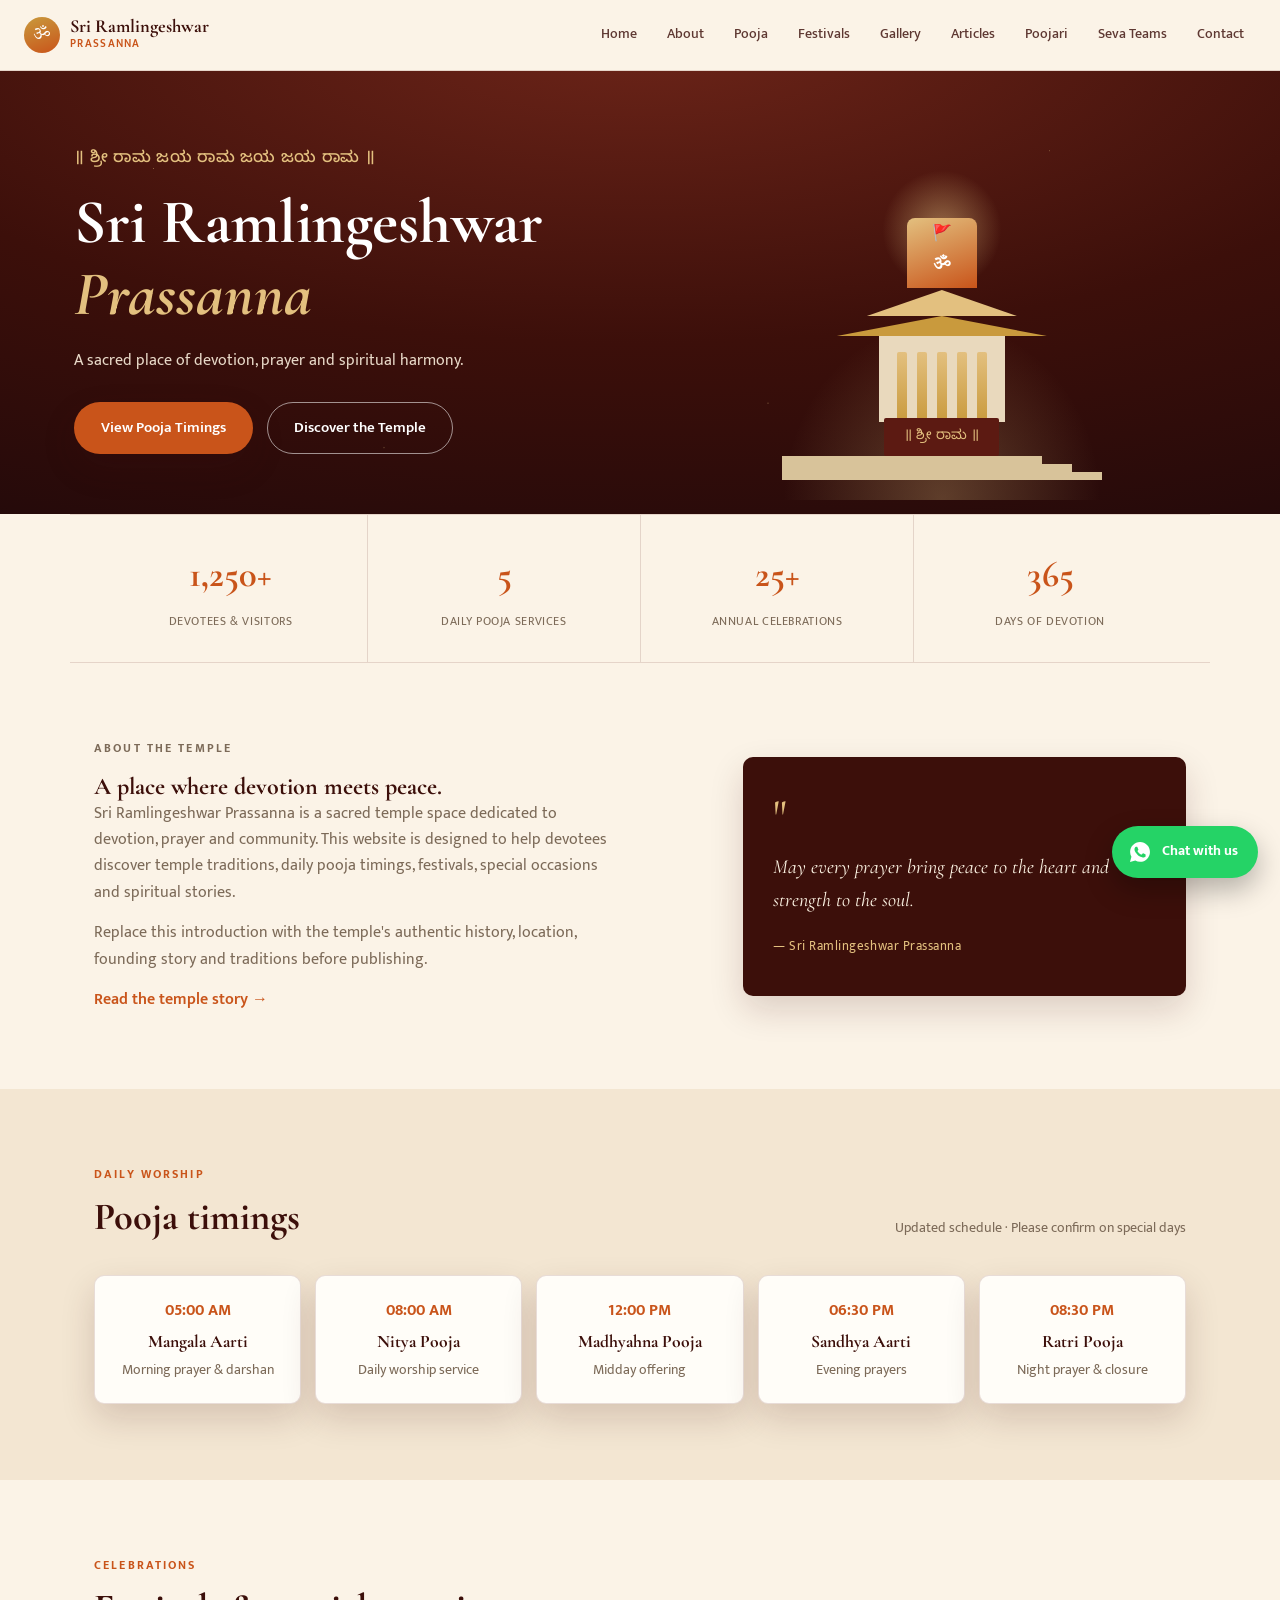
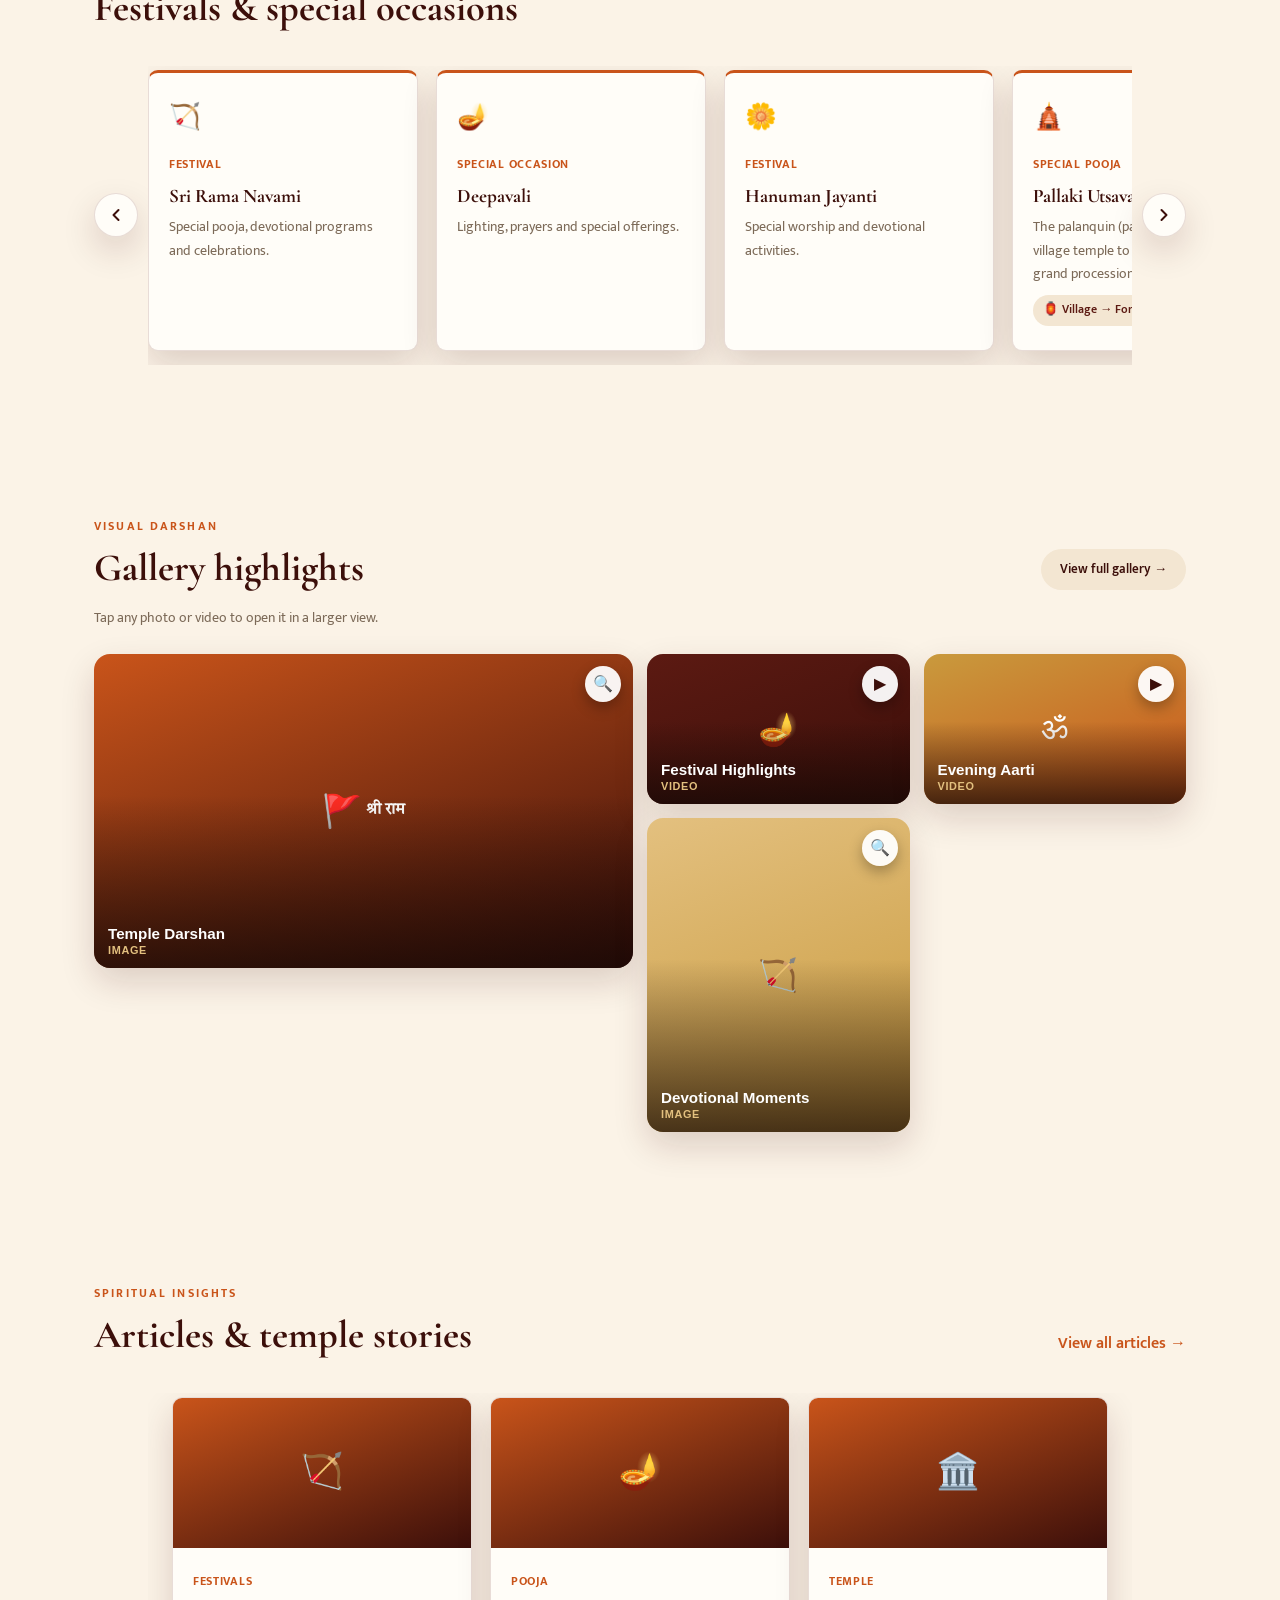
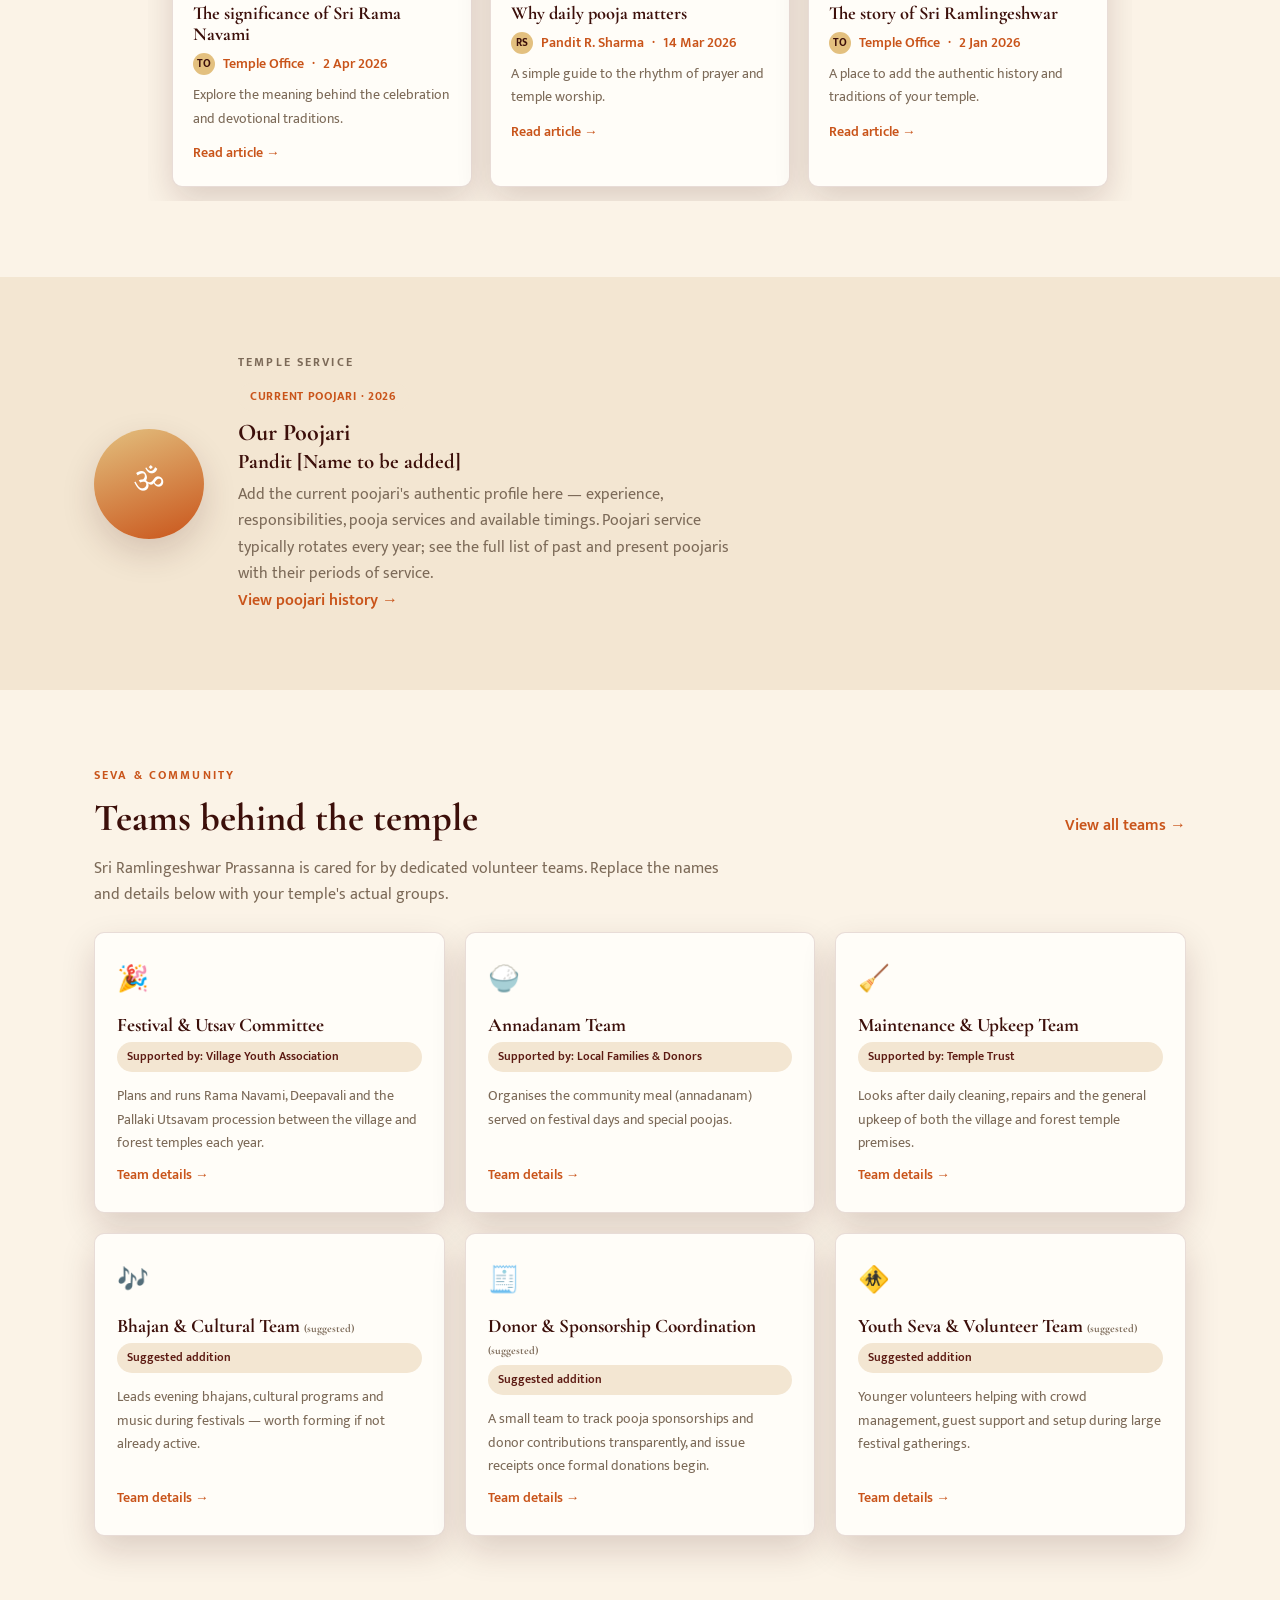
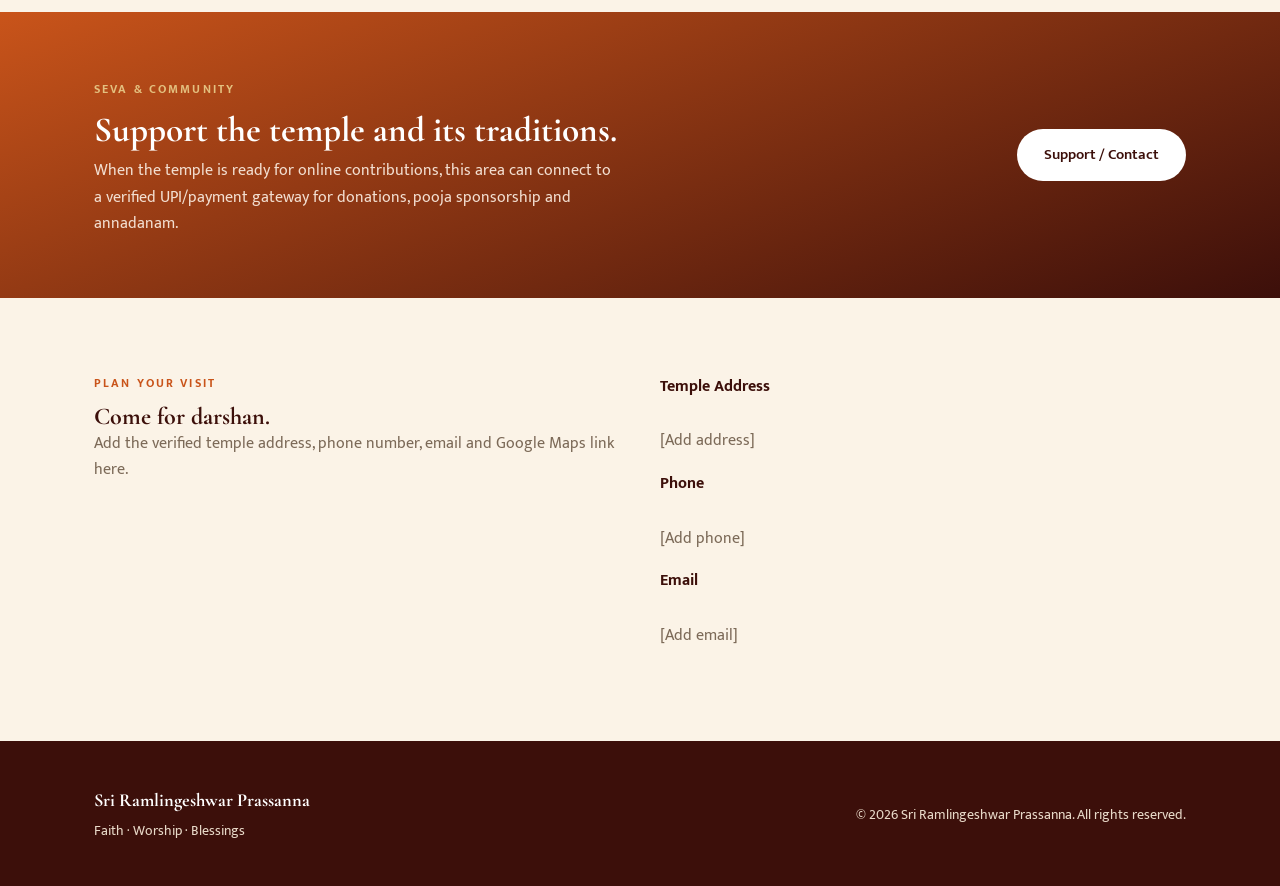
<file: index.html>
<!doctype html>
<html lang="en">
<head>
<meta charset="utf-8">
<meta name="viewport" content="width=device-width, initial-scale=1">
<meta name="description" content="Sri Ramlingeshwar Prassanna — temple information, daily pooja timings, festivals, gallery and spiritual articles.">
<title>Sri Ramlingeshwar Prassanna | Temple</title>
<link rel="stylesheet" href="assets/style.css">
</head>
<body>
<header class="site-header" id="home">
  <a class="brand" href="#home" aria-label="Sri Ramlingeshwar Prassanna home">
    <span class="brand-mark">ॐ</span>
    <span><strong>Sri Ramlingeshwar</strong><small>Prassanna</small></span>
  </a>
  <button class="menu-btn" aria-label="Open menu" aria-expanded="false">☰</button>
  <nav class="nav" aria-label="Main navigation">
    <a href="#home">Home</a><a href="#about">About</a><a href="#pooja">Pooja</a>
    <a href="#festivals">Festivals</a>
    <a href="#gallery">Gallery</a><a href="#articles">Articles</a>
    <a href="#poojari">Poojari</a><a href="#contributors">Seva Teams</a><a href="#contact">Contact</a>
  </nav>
</header>

<main>
<section class="hero">
  <div class="hero-pattern"></div>
  <div class="hero-inner">
    <div class="hero-copy">
      <p class="eyebrow">॥ ಶ್ರೀ ರಾಮ ಜಯ ರಾಮ ಜಯ ಜಯ ರಾಮ ॥</p>
      <h1>Sri Ramlingeshwar<br><em>Prassanna</em></h1>
      <p class="hero-sub">A sacred place of devotion, prayer and spiritual harmony.</p>
      <div class="hero-actions"><a class="btn primary" href="#pooja">View Pooja Timings</a><a class="btn ghost" href="#about">Discover the Temple</a></div>
    </div>
    <div class="temple-art" aria-hidden="true">
      <div class="sun"></div><div class="temple-glow"></div>
      <div class="temple">
        <div class="tower"><span>🚩</span><b>ॐ</b></div>
        <div class="roof r1"></div><div class="roof r2"></div>
        <div class="pillars"><i></i><i></i><i></i><i></i><i></i></div>
        <div class="door">॥ ಶ್ರೀ ರಾಮ ॥</div>
        <div class="steps"><i></i><i></i><i></i></div>
      </div>
    </div>
  </div>
</section>

<section class="insights wrap">
  <div><b>1,250+</b><span>Devotees & visitors</span></div>
  <div><b>5</b><span>Daily pooja services</span></div>
  <div><b>25+</b><span>Annual celebrations</span></div>
  <div><b>365</b><span>Days of devotion</span></div>
</section>

<section class="section wrap about" id="about">
  <div class="section-copy"><p class="eyebrow">ABOUT THE TEMPLE</p><h2>A place where devotion meets peace.</h2>
    <p>Sri Ramlingeshwar Prassanna is a sacred temple space dedicated to devotion, prayer and community. This website is designed to help devotees discover temple traditions, daily pooja timings, festivals, special occasions and spiritual stories.</p>
    <p class="muted">Replace this introduction with the temple's authentic history, location, founding story and traditions before publishing.</p>
    <a class="text-link" href="articles/about-temple.html">Read the temple story →</a>
  </div>
  <div class="quote-card"><span>"</span><p>May every prayer bring peace to the heart and strength to the soul.</p><small>— Sri Ramlingeshwar Prassanna</small></div>
</section>

<section class="section soft" id="pooja">
<div class="wrap"><div class="section-head"><div><p class="eyebrow">DAILY WORSHIP</p><h2>Pooja timings</h2></div><span class="today">Updated schedule · Please confirm on special days</span></div>
<div class="timings">
  <article><span>05:00 AM</span><h3>Mangala Aarti</h3><p>Morning prayer & darshan</p></article>
  <article><span>08:00 AM</span><h3>Nitya Pooja</h3><p>Daily worship service</p></article>
  <article><span>12:00 PM</span><h3>Madhyahna Pooja</h3><p>Midday offering</p></article>
  <article><span>06:30 PM</span><h3>Sandhya Aarti</h3><p>Evening prayers</p></article>
  <article><span>08:30 PM</span><h3>Ratri Pooja</h3><p>Night prayer & closure</p></article>
</div></div>
</section>

<section class="section wrap" id="festivals">
<div class="section-head"><div><p class="eyebrow">CELEBRATIONS</p><h2>Festivals & special occasions</h2></div></div>
<div class="carousel-wrap">
  <button class="car-btn prev" data-target="festivalsCarousel" aria-label="Previous festival"><svg viewBox="0 0 24 24" fill="none" stroke="currentColor" stroke-width="2.4" stroke-linecap="round" stroke-linejoin="round"><path d="M15 6l-6 6 6 6"/></svg></button>
  <div class="carousel" id="festivalsCarousel">
    <article class="festival"><div class="festival-icon">🏹</div><div><small>FESTIVAL</small><h3>Sri Rama Navami</h3><p>Special pooja, devotional programs and celebrations.</p></div></article>
    <article class="festival"><div class="festival-icon">🪔</div><div><small>SPECIAL OCCASION</small><h3>Deepavali</h3><p>Lighting, prayers and special offerings.</p></div></article>
    <article class="festival"><div class="festival-icon">🌼</div><div><small>FESTIVAL</small><h3>Hanuman Jayanti</h3><p>Special worship and devotional activities.</p></div></article>
    <article class="festival"><div class="festival-icon">🛕</div><div><small>SPECIAL POOJA</small><h3>Pallaki Utsavam</h3><p>The palanquin (pallaki) travels from the village temple to the forest temple in a grand procession.</p><span class="pallaki-note">🏮 Village → Forest procession</span></div></article>
    <article class="festival"><div class="festival-icon">🙏</div><div><small>SPECIAL POOJA</small><h3>Temple Anniversary</h3><p>Community celebration and special rituals.</p></div></article>
  </div>
  <button class="car-btn next" data-target="festivalsCarousel" aria-label="Next festival"><svg viewBox="0 0 24 24" fill="none" stroke="currentColor" stroke-width="2.4" stroke-linecap="round" stroke-linejoin="round"><path d="M9 6l6 6-6 6"/></svg></button>
</div>
</section>

<section class="section gallery-section" id="gallery">
<div class="wrap"><div class="section-head"><div><p class="eyebrow">VISUAL DARSHAN</p><h2>Gallery highlights</h2></div><a class="btn small" href="gallery.html">View full gallery →</a></div>
<p class="muted" style="margin:-20px 0 24px; font-size:0.88rem;">Tap any photo or video to open it in a larger view.</p>
<div class="gallery-grid">
  <button class="media-card" data-title="Temple Darshan">
    <div class="art-image temple-scene"><span>🚩</span><b>श्री राम</b></div>
    <span class="badge">🔍</span>
    <div class="caption"><strong>Temple Darshan</strong><small>IMAGE</small></div>
  </button>
  <button class="media-card" data-video="https://www.youtube.com/embed/ScMzIvxBSi4?autoplay=1" data-title="Festival highlights">
    <div class="art-image festival-scene">🪔</div>
    <span class="badge">▶</span>
    <div class="caption"><strong>Festival Highlights</strong><small>VIDEO</small></div>
  </button>
  <button class="media-card" data-video="https://www.youtube.com/embed/ScMzIvxBSi4?autoplay=1" data-title="Evening aarti">
    <div class="art-image aarti-scene">ॐ</div>
    <span class="badge">▶</span>
    <div class="caption"><strong>Evening Aarti</strong><small>VIDEO</small></div>
  </button>
  <button class="media-card" data-title="Devotional moments">
    <div class="art-image ram-scene">🏹</div>
    <span class="badge">🔍</span>
    <div class="caption"><strong>Devotional Moments</strong><small>IMAGE</small></div>
  </button>
</div></div>
</section>

<section class="section wrap" id="articles">
<div class="section-head"><div><p class="eyebrow">SPIRITUAL INSIGHTS</p><h2>Articles & temple stories</h2></div><a class="text-link" href="articles.html">View all articles →</a></div>
<div class="carousel-wrap">
  <button class="car-btn prev" data-target="articlesCarousel" aria-label="Previous article"><svg viewBox="0 0 24 24" fill="none" stroke="currentColor" stroke-width="2.4" stroke-linecap="round" stroke-linejoin="round"><path d="M15 6l-6 6 6 6"/></svg></button>
  <div class="carousel article-grid" id="articlesCarousel">
    <a class="article-card" href="articles/rama-navami.html">
      <div class="article-art">🏹</div>
      <div><small>FESTIVALS</small><h3>The significance of Sri Rama Navami</h3>
        <div class="article-byline"><span class="avatar">TO</span><span>Temple Office</span><span>·</span><span>2 Apr 2026</span></div>
        <p>Explore the meaning behind the celebration and devotional traditions.</p><span>Read article →</span></div>
    </a>
    <a class="article-card" href="articles/daily-pooja.html">
      <div class="article-art">🪔</div>
      <div><small>POOJA</small><h3>Why daily pooja matters</h3>
        <div class="article-byline"><span class="avatar">RS</span><span>Pandit R. Sharma</span><span>·</span><span>14 Mar 2026</span></div>
        <p>A simple guide to the rhythm of prayer and temple worship.</p><span>Read article →</span></div>
    </a>
    <a class="article-card" href="articles/about-temple.html">
      <div class="article-art">🏛️</div>
      <div><small>TEMPLE</small><h3>The story of Sri Ramlingeshwar</h3>
        <div class="article-byline"><span class="avatar">TO</span><span>Temple Office</span><span>·</span><span>2 Jan 2026</span></div>
        <p>A place to add the authentic history and traditions of your temple.</p><span>Read article →</span></div>
    </a>
  </div>
  <button class="car-btn next" data-target="articlesCarousel" aria-label="Next article"><svg viewBox="0 0 24 24" fill="none" stroke="currentColor" stroke-width="2.4" stroke-linecap="round" stroke-linejoin="round"><path d="M9 6l6 6-6 6"/></svg></button>
</div>
</section>

<!-- ============ POOJARI: CURRENT ONLY, LINK TO FULL LIST ============ -->
<section class="section soft" id="poojari">
<div class="wrap priest">
  <div class="priest-avatar">ॐ</div>
  <div>
    <p class="eyebrow">TEMPLE SERVICE</p>
    <span class="role-tag">Current Poojari · 2026</span>
    <h2>Our Poojari</h2>
    <h3>Pandit [Name to be added]</h3>
    <p>Add the current poojari's authentic profile here — experience, responsibilities, pooja services and available timings. Poojari service typically rotates every year; see the full list of past and present poojaris with their periods of service.</p>
    <a class="text-link" href="poojari.html">View poojari history →</a>
  </div>
</div>
</section>

<!-- ============ CONTRIBUTORS / SEVA TEAMS ============ -->
<section class="section wrap" id="contributors">
<div class="section-head"><div><p class="eyebrow">SEVA & COMMUNITY</p><h2>Teams behind the temple</h2></div><a class="text-link" href="contributors.html">View all teams →</a></div>
<p class="muted" style="margin:-20px 0 24px; max-width:640px;">Sri Ramlingeshwar Prassanna is cared for by dedicated volunteer teams. Replace the names and details below with your temple's actual groups.</p>
<div class="contrib-grid">
  <article class="contrib-card">
    <div class="team-icon">🎉</div>
    <h3>Festival & Utsav Committee</h3>
    <span class="supported-by">Supported by: Village Youth Association</span>
    <p>Plans and runs Rama Navami, Deepavali and the Pallaki Utsavam procession between the village and forest temples each year.</p>
    <a class="text-link" href="teams/festival-committee.html">Team details →</a>
  </article>
  <article class="contrib-card">
    <div class="team-icon">🍚</div>
    <h3>Annadanam Team</h3>
    <span class="supported-by">Supported by: Local Families & Donors</span>
    <p>Organises the community meal (annadanam) served on festival days and special poojas.</p>
    <a class="text-link" href="teams/annadanam-team.html">Team details →</a>
  </article>
  <article class="contrib-card">
    <div class="team-icon">🧹</div>
    <h3>Maintenance & Upkeep Team</h3>
    <span class="supported-by">Supported by: Temple Trust</span>
    <p>Looks after daily cleaning, repairs and the general upkeep of both the village and forest temple premises.</p>
    <a class="text-link" href="teams/maintenance-team.html">Team details →</a>
  </article>
  <article class="contrib-card">
    <div class="team-icon">🎶</div>
    <h3>Bhajan & Cultural Team <em style="font-style:normal;font-size:0.7rem;color:var(--muted);">(suggested)</em></h3>
    <span class="supported-by">Suggested addition</span>
    <p>Leads evening bhajans, cultural programs and music during festivals — worth forming if not already active.</p>
    <a class="text-link" href="teams/cultural-team.html">Team details →</a>
  </article>
  <article class="contrib-card">
    <div class="team-icon">🧾</div>
    <h3>Donor & Sponsorship Coordination <em style="font-style:normal;font-size:0.7rem;color:var(--muted);">(suggested)</em></h3>
    <span class="supported-by">Suggested addition</span>
    <p>A small team to track pooja sponsorships and donor contributions transparently, and issue receipts once formal donations begin.</p>
    <a class="text-link" href="teams/donor-team.html">Team details →</a>
  </article>
  <article class="contrib-card">
    <div class="team-icon">🚸</div>
    <h3>Youth Seva & Volunteer Team <em style="font-style:normal;font-size:0.7rem;color:var(--muted);">(suggested)</em></h3>
    <span class="supported-by">Suggested addition</span>
    <p>Younger volunteers helping with crowd management, guest support and setup during large festival gatherings.</p>
    <a class="text-link" href="teams/youth-team.html">Team details →</a>
  </article>
</div>
</section>

<section class="support" id="support"><div class="wrap support-inner"><div><p class="eyebrow">SEVA & COMMUNITY</p><h2>Support the temple and its traditions.</h2><p>When the temple is ready for online contributions, this area can connect to a verified UPI/payment gateway for donations, pooja sponsorship and annadanam.</p></div><a class="btn light" href="#contact">Support / Contact</a></div></section>

<section class="section wrap contact" id="contact"><div><p class="eyebrow">PLAN YOUR VISIT</p><h2>Come for darshan.</h2><p class="muted">Add the verified temple address, phone number, email and Google Maps link here.</p></div><div class="contact-box"><p><b>Temple Address</b><br>[Add address]</p><p><b>Phone</b><br>[Add phone]</p><p><b>Email</b><br>[Add email]</p></div></section>
</main>

<footer><div class="wrap footer-inner"><div><strong>Sri Ramlingeshwar Prassanna</strong><p>Faith · Worship · Blessings</p></div><p>© 2026 Sri Ramlingeshwar Prassanna. All rights reserved.</p></div></footer>

<a class="wa-float" href="https://wa.me/919999999999?text=Hi%2C%20I%27d%20like%20to%20know%20more%20about%20Sri%20Ramlingeshwar%20Prassanna%20temple%20%F0%9F%99%8F" target="_blank" rel="noopener" aria-label="Chat on WhatsApp">
  <svg viewBox="0 0 24 24" fill="currentColor"><path d="M12.04 2C6.58 2 2.13 6.45 2.13 11.91c0 1.79.47 3.47 1.29 4.92L2 22l5.29-1.39a9.87 9.87 0 0 0 4.75 1.21h.01c5.46 0 9.91-4.45 9.91-9.91C21.96 6.45 17.5 2 12.04 2Zm5.8 14.05c-.24.68-1.4 1.3-1.93 1.38-.5.08-1.11.11-1.79-.11-.41-.13-.94-.31-1.62-.6-2.85-1.23-4.71-4.1-4.85-4.29-.14-.19-1.16-1.54-1.16-2.94s.73-2.09 1-2.38c.26-.29.57-.36.76-.36h.55c.18 0 .41-.07.64.49.24.57.81 1.98.88 2.12.07.14.11.31.02.5-.09.19-.14.31-.28.47-.14.16-.29.36-.42.48-.14.13-.28.27-.12.54.16.27.71 1.17 1.53 1.89 1.05.94 1.94 1.23 2.21 1.37.27.14.43.12.59-.07.16-.19.68-.79.86-1.06.18-.27.36-.22.6-.13.24.09 1.55.73 1.82.86.27.13.45.2.51.31.07.11.07.63-.17 1.31Z"/></svg>
  <span>Chat with us</span>
</a>

<div class="modal" id="videoModal" aria-hidden="true"><div class="modal-backdrop"></div><div class="modal-box"><button class="modal-close" aria-label="Close">×</button><h3 id="modalTitle">Video</h3><div class="video-frame"><iframe id="videoFrame" title="Temple video" allow="autoplay; encrypted-media; picture-in-picture" allowfullscreen></iframe></div></div></div>
<script src="assets/app.js"></script>
</body></html>
</file>
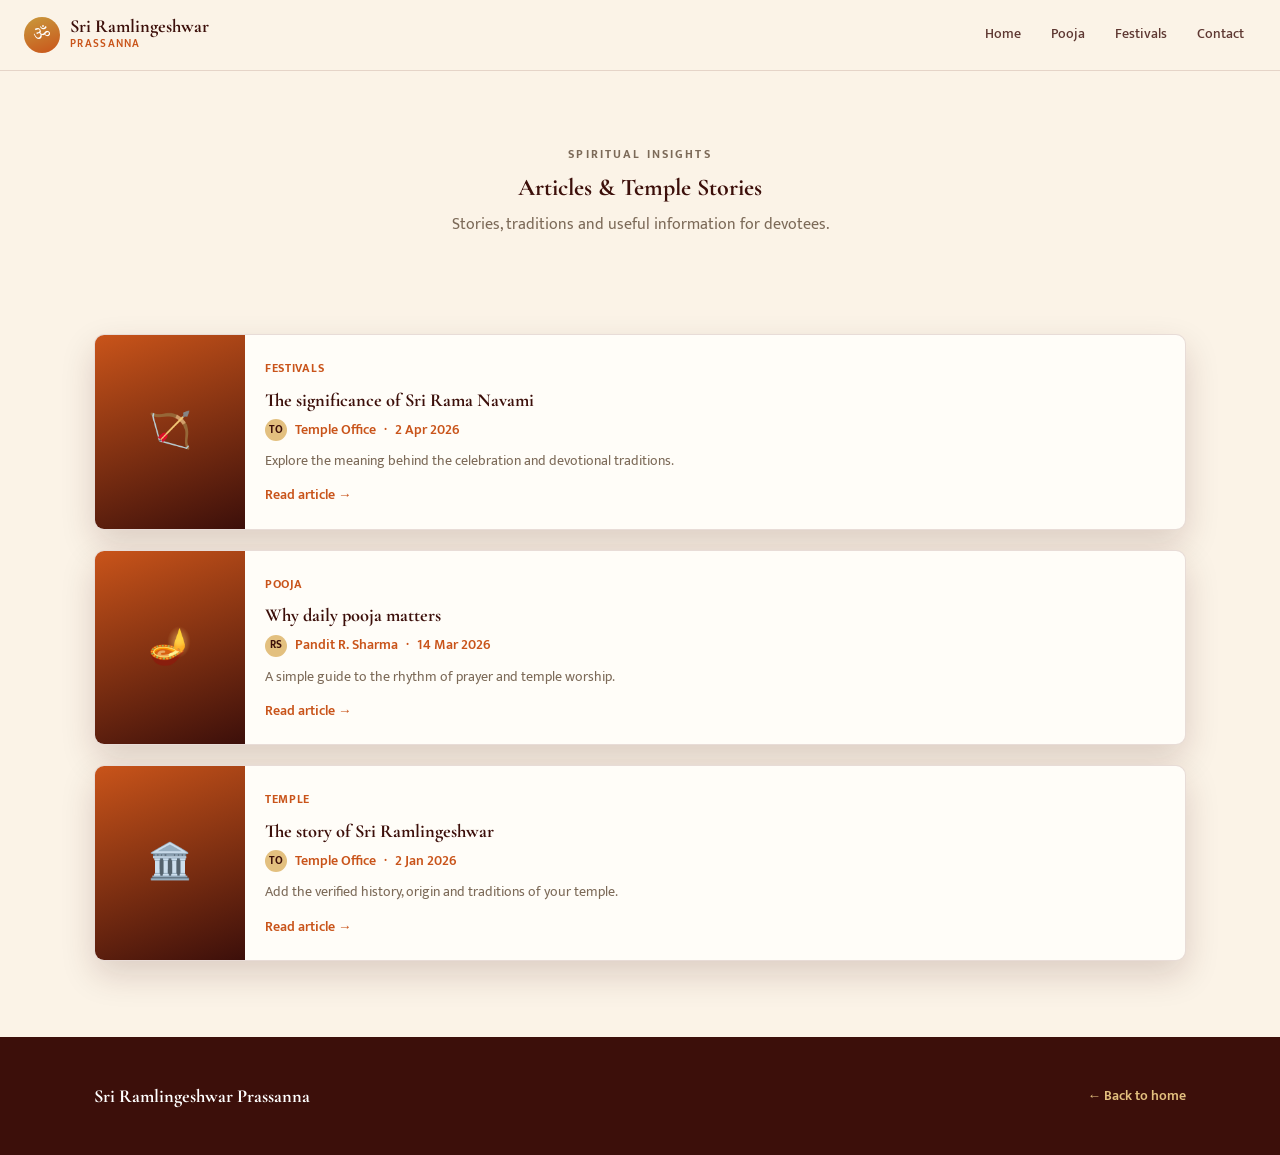
<file: articles.html>
<!doctype html><html lang="en"><head><meta charset="utf-8"><meta name="viewport" content="width=device-width,initial-scale=1"><title>Articles | Sri Ramlingeshwar Prassanna</title><link rel="stylesheet" href="assets/style.css"></head><body>
<header class="site-header"><a class="brand" href="index.html"><span class="brand-mark">ॐ</span><span><strong>Sri Ramlingeshwar</strong><small>Prassanna</small></span></a><nav class="nav static"><a href="index.html">Home</a><a href="index.html#pooja">Pooja</a><a href="index.html#festivals">Festivals</a><a class="nav-donate" href="index.html#contact">Contact</a></nav></header>
<main><section class="page-hero"><p class="eyebrow">SPIRITUAL INSIGHTS</p><h1>Articles & Temple Stories</h1><p>Stories, traditions and useful information for devotees.</p></section>
<section class="section wrap"><div class="article-list">

<a class="article-card" href="articles/rama-navami.html">
  <div class="article-art">🏹</div>
  <div><small>FESTIVALS</small><h2>The significance of Sri Rama Navami</h2>
    <div class="article-byline"><span class="avatar">TO</span><span>Temple Office</span><span>·</span><span>2 Apr 2026</span></div>
    <p>Explore the meaning behind the celebration and devotional traditions.</p><span>Read article →</span></div>
</a>

<a class="article-card" href="articles/daily-pooja.html">
  <div class="article-art">🪔</div>
  <div><small>POOJA</small><h2>Why daily pooja matters</h2>
    <div class="article-byline"><span class="avatar">RS</span><span>Pandit R. Sharma</span><span>·</span><span>14 Mar 2026</span></div>
    <p>A simple guide to the rhythm of prayer and temple worship.</p><span>Read article →</span></div>
</a>

<a class="article-card" href="articles/about-temple.html">
  <div class="article-art">🏛️</div>
  <div><small>TEMPLE</small><h2>The story of Sri Ramlingeshwar</h2>
    <div class="article-byline"><span class="avatar">TO</span><span>Temple Office</span><span>·</span><span>2 Jan 2026</span></div>
    <p>Add the verified history, origin and traditions of your temple.</p><span>Read article →</span></div>
</a>

</div></section></main><footer><div class="wrap footer-inner"><strong>Sri Ramlingeshwar Prassanna</strong><a href="index.html">← Back to home</a></div></footer></body></html>
</file>
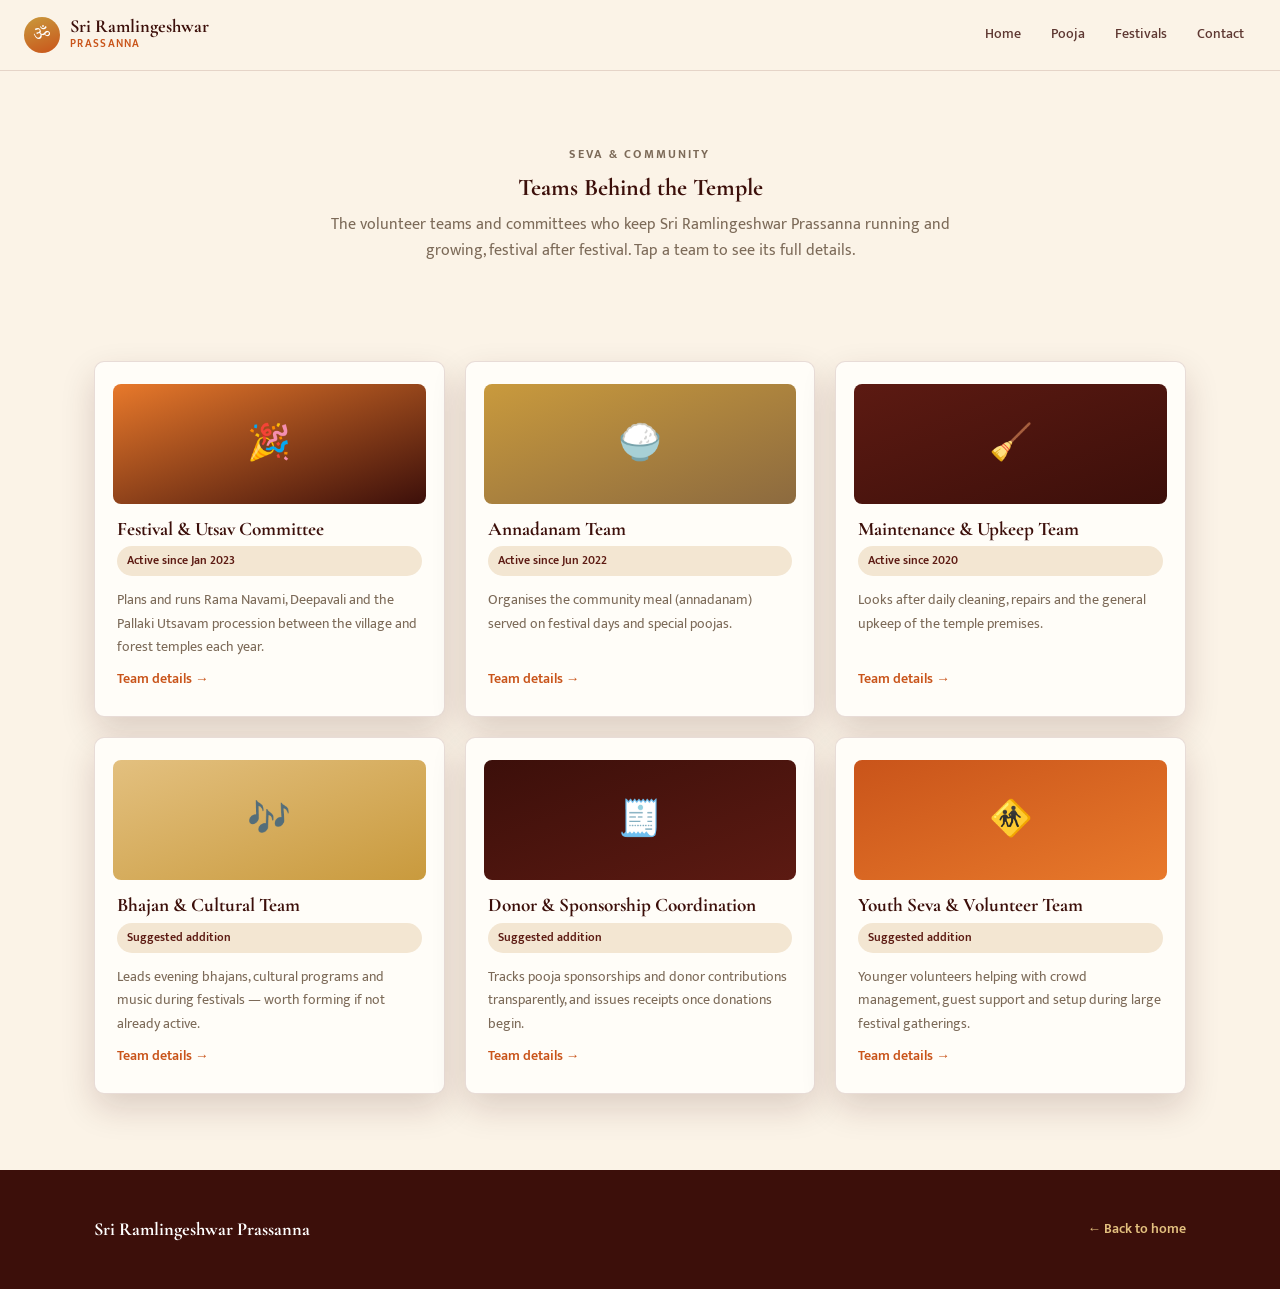
<file: contributors.html>
<!doctype html><html lang="en"><head><meta charset="utf-8"><meta name="viewport" content="width=device-width,initial-scale=1"><title>Seva Teams | Sri Ramlingeshwar Prassanna</title><link rel="stylesheet" href="assets/style.css"></head><body>
<header class="site-header"><a class="brand" href="index.html"><span class="brand-mark">ॐ</span><span><strong>Sri Ramlingeshwar</strong><small>Prassanna</small></span></a><nav class="nav static"><a href="index.html">Home</a><a href="index.html#pooja">Pooja</a><a href="index.html#festivals">Festivals</a><a href="index.html#contact">Contact</a></nav></header>

<main>
<section class="page-hero"><p class="eyebrow">SEVA & COMMUNITY</p><h1>Teams Behind the Temple</h1><p>The volunteer teams and committees who keep Sri Ramlingeshwar Prassanna running and growing, festival after festival. Tap a team to see its full details.</p></section>

<section class="section wrap">
<div class="contrib-grid">

  <a class="contrib-card" href="teams/festival-committee.html" style="text-decoration:none;">
    <div class="article-art" style="height:120px; border-radius:8px; margin:-4px -4px 14px; background:linear-gradient(160deg,#e8792b,#3c0f0a);">🎉</div>
    <h3>Festival & Utsav Committee</h3>
    <span class="supported-by">Active since Jan 2023</span>
    <p>Plans and runs Rama Navami, Deepavali and the Pallaki Utsavam procession between the village and forest temples each year.</p>
    <span class="text-link">Team details →</span>
  </a>

  <a class="contrib-card" href="teams/annadanam-team.html" style="text-decoration:none;">
    <div class="article-art" style="height:120px; border-radius:8px; margin:-4px -4px 14px; background:linear-gradient(160deg,#c99a3d,#8c6a3f);">🍚</div>
    <h3>Annadanam Team</h3>
    <span class="supported-by">Active since Jun 2022</span>
    <p>Organises the community meal (annadanam) served on festival days and special poojas.</p>
    <span class="text-link">Team details →</span>
  </a>

  <a class="contrib-card" href="teams/maintenance-team.html" style="text-decoration:none;">
    <div class="article-art" style="height:120px; border-radius:8px; margin:-4px -4px 14px; background:linear-gradient(160deg,#5c1a12,#3c0f0a);">🧹</div>
    <h3>Maintenance & Upkeep Team</h3>
    <span class="supported-by">Active since 2020</span>
    <p>Looks after daily cleaning, repairs and the general upkeep of the temple premises.</p>
    <span class="text-link">Team details →</span>
  </a>

  <a class="contrib-card" href="teams/cultural-team.html" style="text-decoration:none;">
    <div class="article-art" style="height:120px; border-radius:8px; margin:-4px -4px 14px; background:linear-gradient(160deg,#e3c07f,#c99a3d);">🎶</div>
    <h3>Bhajan & Cultural Team</h3>
    <span class="supported-by">Suggested addition</span>
    <p>Leads evening bhajans, cultural programs and music during festivals — worth forming if not already active.</p>
    <span class="text-link">Team details →</span>
  </a>

  <a class="contrib-card" href="teams/donor-team.html" style="text-decoration:none;">
    <div class="article-art" style="height:120px; border-radius:8px; margin:-4px -4px 14px; background:linear-gradient(160deg,#3c0f0a,#5c1a12);">🧾</div>
    <h3>Donor & Sponsorship Coordination</h3>
    <span class="supported-by">Suggested addition</span>
    <p>Tracks pooja sponsorships and donor contributions transparently, and issues receipts once donations begin.</p>
    <span class="text-link">Team details →</span>
  </a>

  <a class="contrib-card" href="teams/youth-team.html" style="text-decoration:none;">
    <div class="article-art" style="height:120px; border-radius:8px; margin:-4px -4px 14px; background:linear-gradient(160deg,#c9541a,#e8792b);">🚸</div>
    <h3>Youth Seva & Volunteer Team</h3>
    <span class="supported-by">Suggested addition</span>
    <p>Younger volunteers helping with crowd management, guest support and setup during large festival gatherings.</p>
    <span class="text-link">Team details →</span>
  </a>

</div>
</section>
</main>

<footer><div class="wrap footer-inner"><strong>Sri Ramlingeshwar Prassanna</strong><a href="index.html">← Back to home</a></div></footer>
</body></html>
</file>
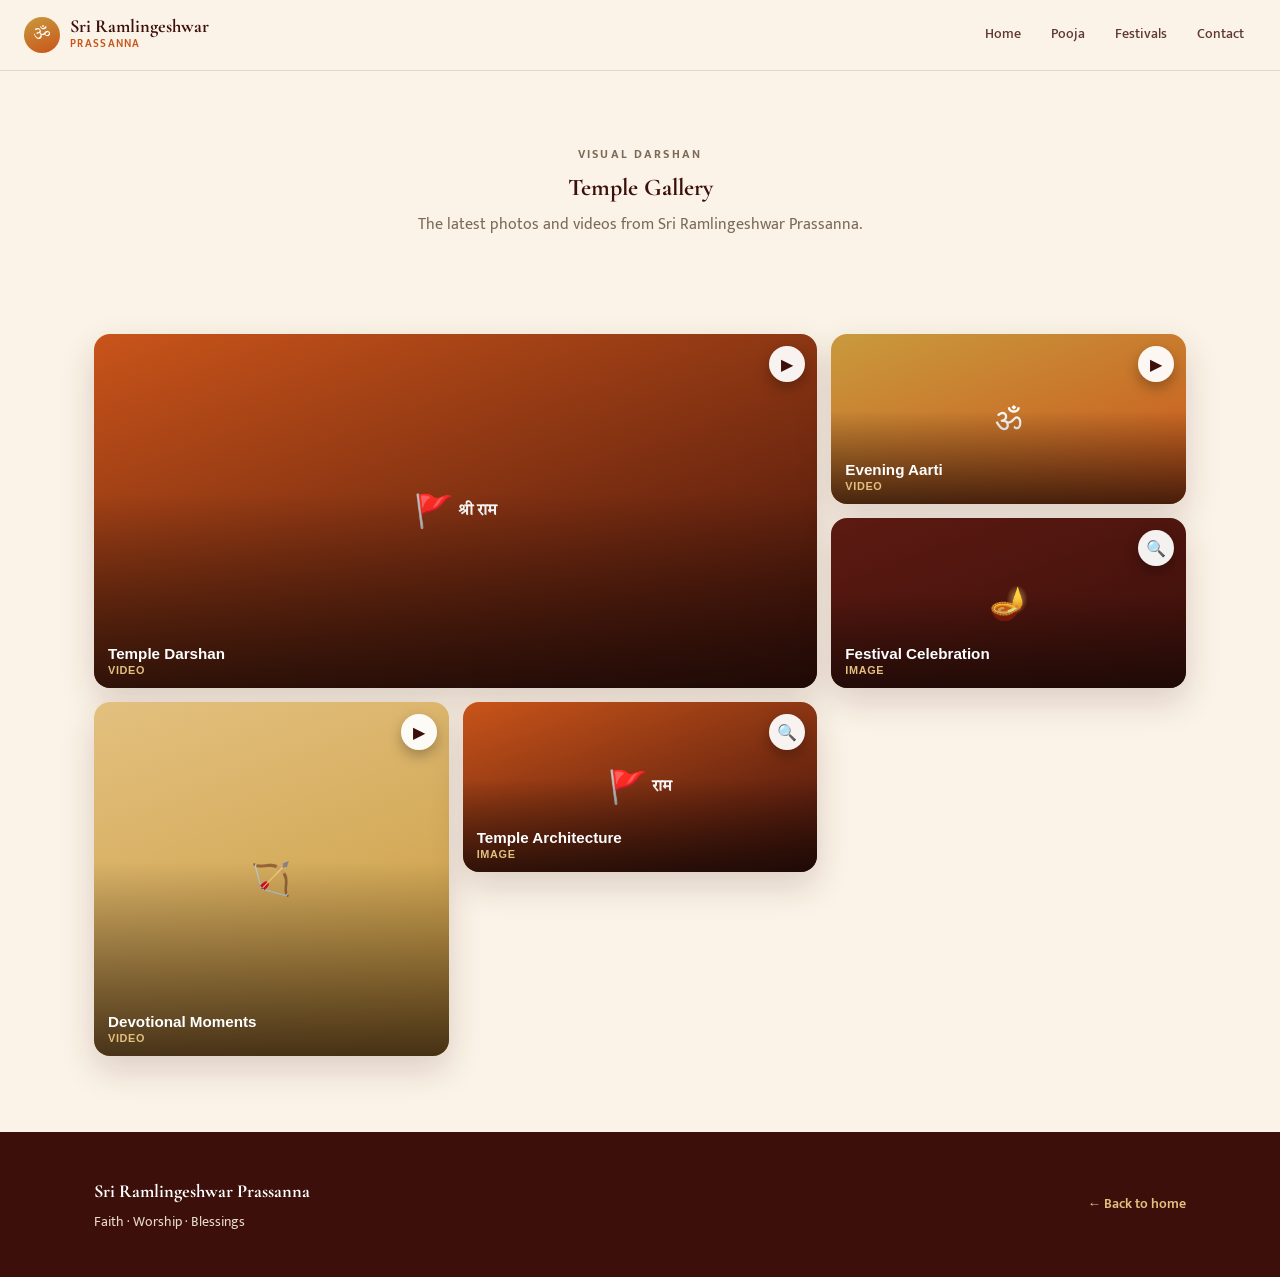
<file: gallery.html>
<!doctype html><html lang="en"><head><meta charset="utf-8"><meta name="viewport" content="width=device-width,initial-scale=1"><title>Gallery | Sri Ramlingeshwar Prassanna</title><link rel="stylesheet" href="assets/style.css"></head><body>
<header class="site-header"><a class="brand" href="index.html"><span class="brand-mark">ॐ</span><span><strong>Sri Ramlingeshwar</strong><small>Prassanna</small></span></a><nav class="nav static"><a href="index.html">Home</a><a href="index.html#pooja">Pooja</a><a href="index.html#festivals">Festivals</a><a class="nav-donate" href="index.html#contact">Contact</a></nav></header>
<main><section class="page-hero"><p class="eyebrow">VISUAL DARSHAN</p><h1>Temple Gallery</h1><p>The latest photos and videos from Sri Ramlingeshwar Prassanna.</p></section>
<section class="section wrap"><div class="gallery-grid full-gallery">
<button class="media-card" data-video="https://www.youtube.com/embed/ScMzIvxBSi4?autoplay=1" data-title="Temple Darshan">
  <div class="art-image temple-scene"><span>🚩</span><b>श्री राम</b></div>
  <span class="badge">▶</span>
  <div class="caption"><strong>Temple Darshan</strong><small>VIDEO</small></div>
</button>
<button class="media-card" data-video="https://www.youtube.com/embed/ScMzIvxBSi4?autoplay=1" data-title="Aarti">
  <div class="art-image aarti-scene">ॐ</div>
  <span class="badge">▶</span>
  <div class="caption"><strong>Evening Aarti</strong><small>VIDEO</small></div>
</button>
<button class="media-card" data-title="Festival Celebration">
  <div class="art-image festival-scene">🪔</div>
  <span class="badge">🔍</span>
  <div class="caption"><strong>Festival Celebration</strong><small>IMAGE</small></div>
</button>
<button class="media-card" data-video="https://www.youtube.com/embed/ScMzIvxBSi4?autoplay=1" data-title="Devotional Video">
  <div class="art-image ram-scene">🏹</div>
  <span class="badge">▶</span>
  <div class="caption"><strong>Devotional Moments</strong><small>VIDEO</small></div>
</button>
<button class="media-card" data-title="Temple Architecture">
  <div class="art-image temple-scene"><span>🚩</span><b>राम</b></div>
  <span class="badge">🔍</span>
  <div class="caption"><strong>Temple Architecture</strong><small>IMAGE</small></div>
</button>
</div></section></main>
<footer><div class="wrap footer-inner"><div><strong>Sri Ramlingeshwar Prassanna</strong><p>Faith · Worship · Blessings</p></div><a href="index.html">← Back to home</a></div></footer>
<div class="modal" id="videoModal" aria-hidden="true"><div class="modal-backdrop"></div><div class="modal-box"><button class="modal-close">×</button><h3 id="modalTitle">Video</h3><div class="video-frame"><iframe id="videoFrame" title="Temple video" allow="autoplay; encrypted-media; picture-in-picture" allowfullscreen></iframe></div></div></div><script src="assets/app.js"></script></body></html>
</file>
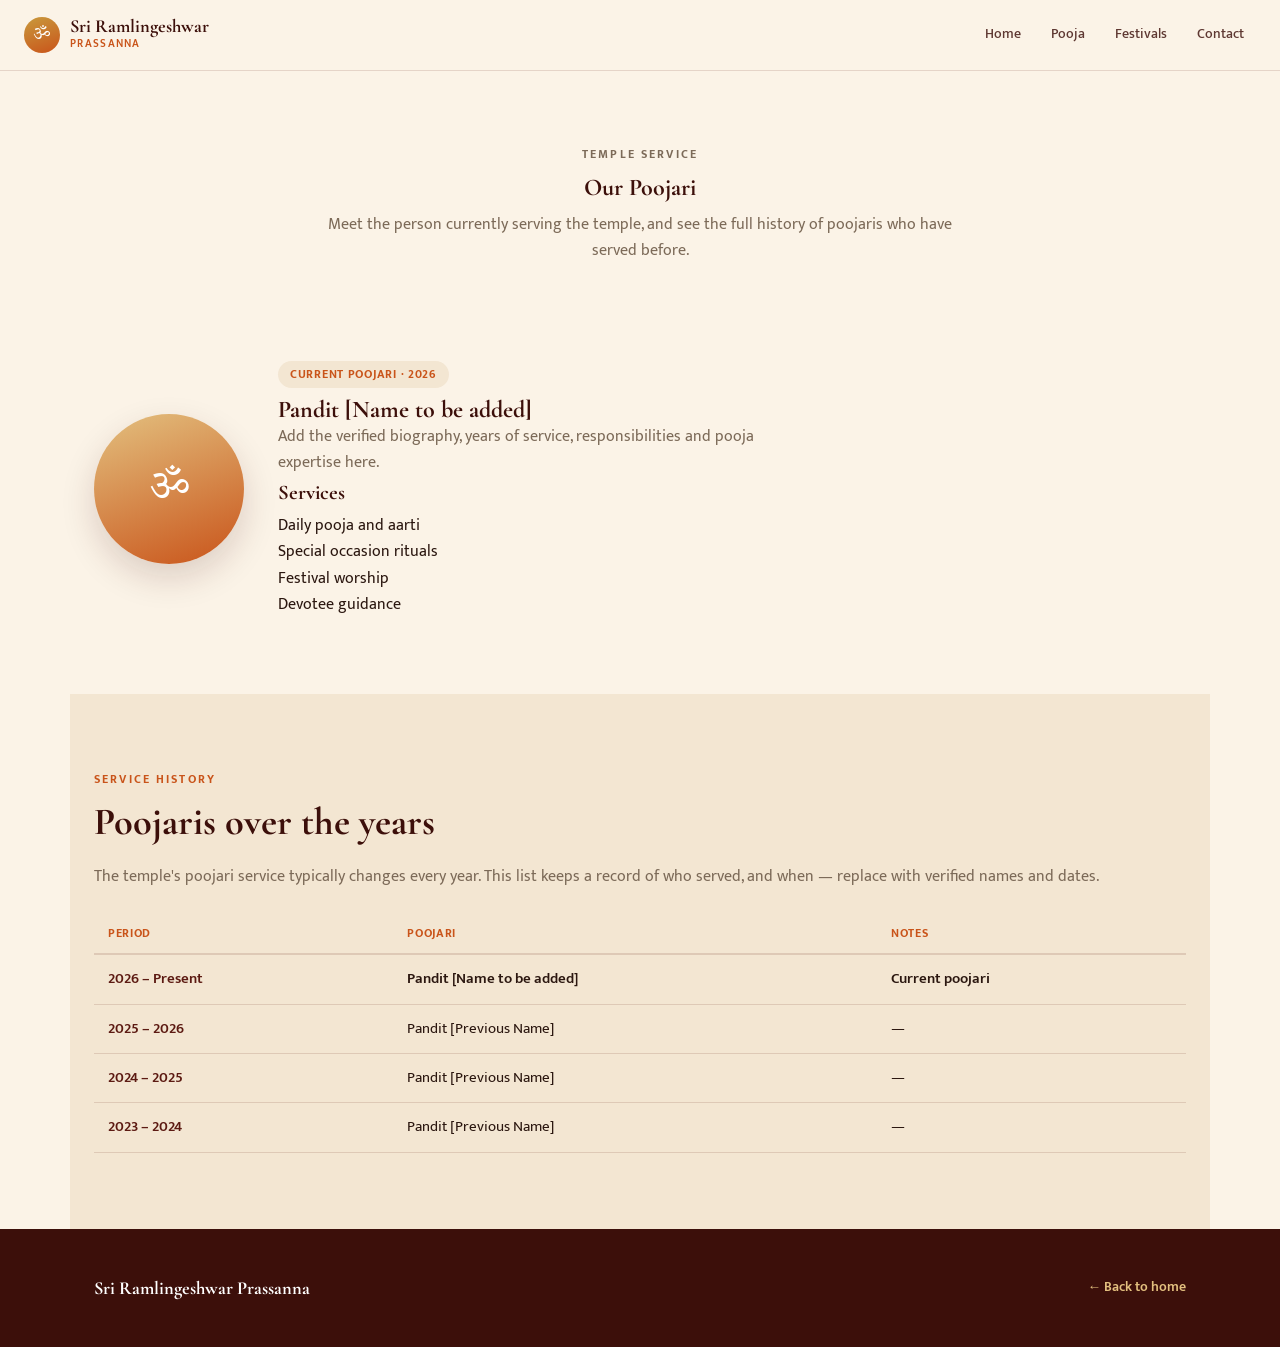
<file: poojari.html>
<!doctype html><html lang="en"><head><meta charset="utf-8"><meta name="viewport" content="width=device-width,initial-scale=1"><title>Poojari | Sri Ramlingeshwar Prassanna</title><link rel="stylesheet" href="assets/style.css"></head><body>
<header class="site-header"><a class="brand" href="index.html"><span class="brand-mark">ॐ</span><span><strong>Sri Ramlingeshwar</strong><small>Prassanna</small></span></a><nav class="nav static"><a href="index.html">Home</a><a href="index.html#pooja">Pooja</a><a href="index.html#festivals">Festivals</a><a href="index.html#contact">Contact</a></nav></header>

<main>
<section class="page-hero"><p class="eyebrow">TEMPLE SERVICE</p><h1>Our Poojari</h1><p>Meet the person currently serving the temple, and see the full history of poojaris who have served before.</p></section>

<section class="section wrap priest detail">
  <div class="priest-avatar large">ॐ</div>
  <div>
    <span class="role-tag">Current Poojari · 2026</span>
    <h2>Pandit [Name to be added]</h2>
    <p>Add the verified biography, years of service, responsibilities and pooja expertise here.</p>
    <h3>Services</h3>
    <ul>
      <li>Daily pooja and aarti</li>
      <li>Special occasion rituals</li>
      <li>Festival worship</li>
      <li>Devotee guidance</li>
    </ul>
  </div>
</section>

<section class="section soft wrap">
  <div class="section-head"><div><p class="eyebrow">SERVICE HISTORY</p><h2>Poojaris over the years</h2></div></div>
  <p class="muted" style="margin:-16px 0 24px;">The temple's poojari service typically changes every year. This list keeps a record of who served, and when — replace with verified names and dates.</p>
  <div class="priest-history">
    <table>
      <tr><th>Period</th><th>Poojari</th><th>Notes</th></tr>
      <tr class="current"><td class="period">2026 – Present</td><td>Pandit [Name to be added]</td><td>Current poojari</td></tr>
      <tr><td class="period">2025 – 2026</td><td>Pandit [Previous Name]</td><td>—</td></tr>
      <tr><td class="period">2024 – 2025</td><td>Pandit [Previous Name]</td><td>—</td></tr>
      <tr><td class="period">2023 – 2024</td><td>Pandit [Previous Name]</td><td>—</td></tr>
    </table>
  </div>
</section>
</main>

<footer><div class="wrap footer-inner"><strong>Sri Ramlingeshwar Prassanna</strong><a href="index.html">← Back to home</a></div></footer>
</body></html>
</file>
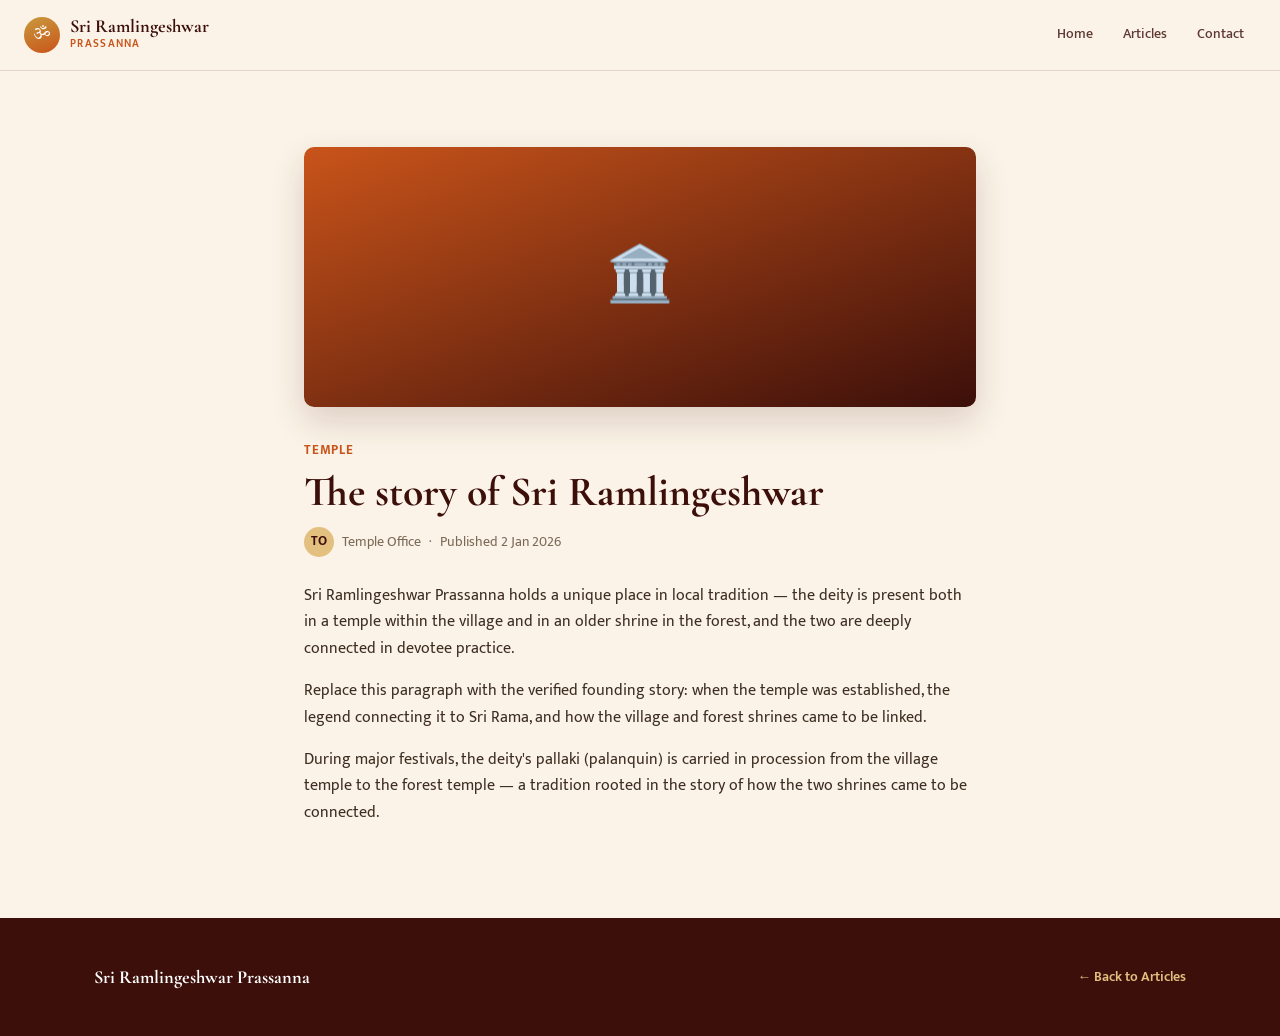
<file: articles/about-temple.html>
<!doctype html><html lang="en"><head><meta charset="utf-8"><meta name="viewport" content="width=device-width,initial-scale=1"><title>The story of Sri Ramlingeshwar | Sri Ramlingeshwar Prassanna</title><link rel="stylesheet" href="../assets/style.css"></head><body>
<header class="site-header"><a class="brand" href="../index.html"><span class="brand-mark">ॐ</span><span><strong>Sri Ramlingeshwar</strong><small>Prassanna</small></span></a><nav class="nav static"><a href="../index.html">Home</a><a href="../articles.html">Articles</a><a href="../index.html#contact">Contact</a></nav></header>
<main><section class="section wrap article-detail">
  <div class="article-hero-art">🏛️</div>
  <small style="color:var(--saffron-deep); font-weight:700; letter-spacing:0.06em;">TEMPLE</small>
  <h1>The story of Sri Ramlingeshwar</h1>
  <div class="article-byline"><span class="avatar">TO</span><span>Temple Office</span><span>·</span><span>Published 2 Jan 2026</span></div>
  <p>Sri Ramlingeshwar Prassanna holds a unique place in local tradition — the deity is present both in a temple within the village and in an older shrine in the forest, and the two are deeply connected in devotee practice.</p>
  <p>Replace this paragraph with the verified founding story: when the temple was established, the legend connecting it to Sri Rama, and how the village and forest shrines came to be linked.</p>
  <p>During major festivals, the deity's pallaki (palanquin) is carried in procession from the village temple to the forest temple — a tradition rooted in the story of how the two shrines came to be connected.</p>
</section></main>
<footer><div class="wrap footer-inner"><strong>Sri Ramlingeshwar Prassanna</strong><a href="../articles.html">← Back to Articles</a></div></footer>
</body></html>
</file>
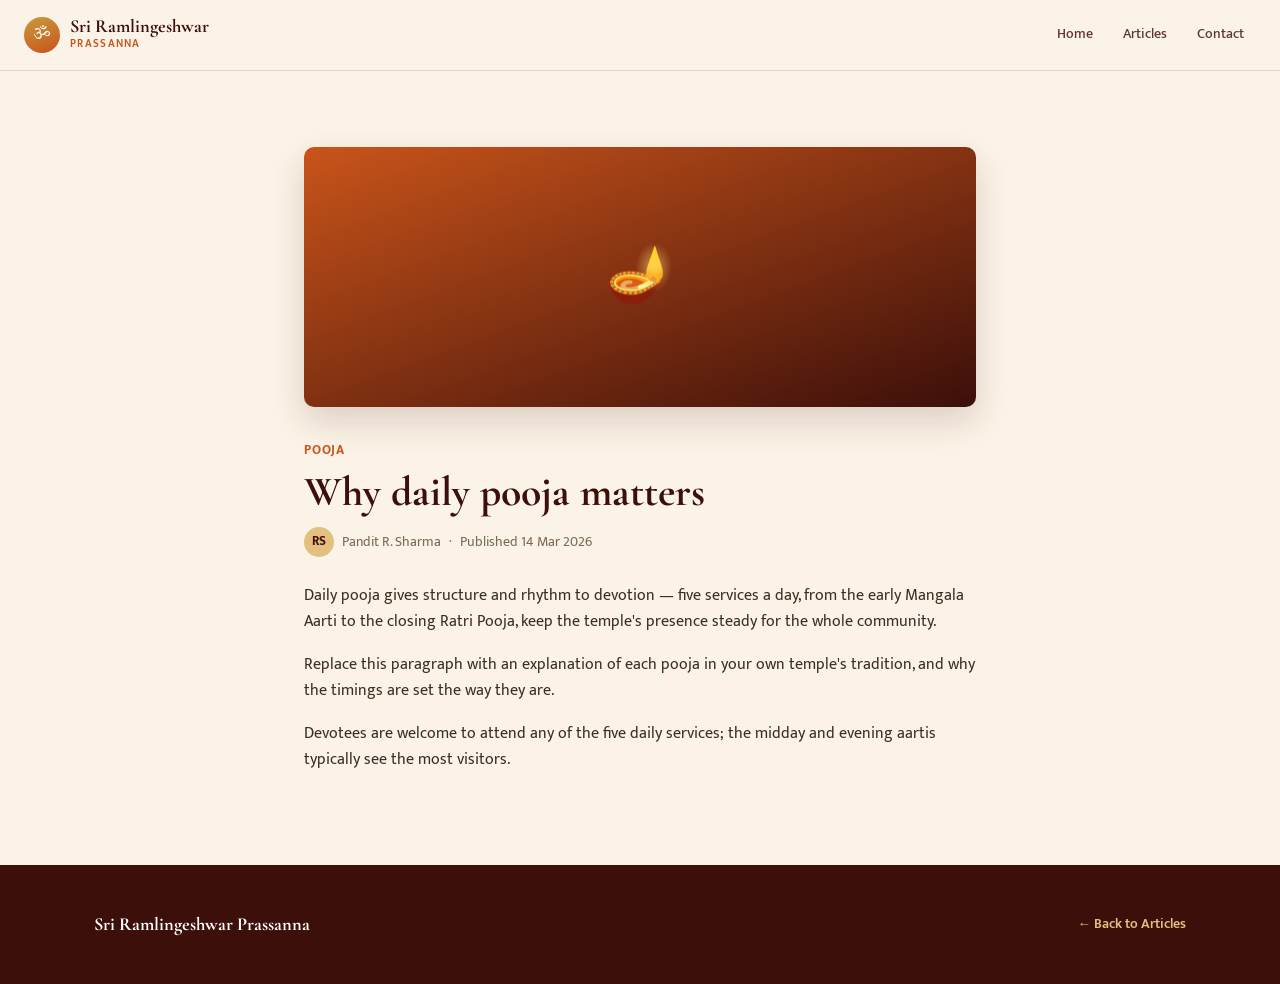
<file: articles/daily-pooja.html>
<!doctype html><html lang="en"><head><meta charset="utf-8"><meta name="viewport" content="width=device-width,initial-scale=1"><title>Why daily pooja matters | Sri Ramlingeshwar Prassanna</title><link rel="stylesheet" href="../assets/style.css"></head><body>
<header class="site-header"><a class="brand" href="../index.html"><span class="brand-mark">ॐ</span><span><strong>Sri Ramlingeshwar</strong><small>Prassanna</small></span></a><nav class="nav static"><a href="../index.html">Home</a><a href="../articles.html">Articles</a><a href="../index.html#contact">Contact</a></nav></header>
<main><section class="section wrap article-detail">
  <div class="article-hero-art">🪔</div>
  <small style="color:var(--saffron-deep); font-weight:700; letter-spacing:0.06em;">POOJA</small>
  <h1>Why daily pooja matters</h1>
  <div class="article-byline"><span class="avatar">RS</span><span>Pandit R. Sharma</span><span>·</span><span>Published 14 Mar 2026</span></div>
  <p>Daily pooja gives structure and rhythm to devotion — five services a day, from the early Mangala Aarti to the closing Ratri Pooja, keep the temple's presence steady for the whole community.</p>
  <p>Replace this paragraph with an explanation of each pooja in your own temple's tradition, and why the timings are set the way they are.</p>
  <p>Devotees are welcome to attend any of the five daily services; the midday and evening aartis typically see the most visitors.</p>
</section></main>
<footer><div class="wrap footer-inner"><strong>Sri Ramlingeshwar Prassanna</strong><a href="../articles.html">← Back to Articles</a></div></footer>
</body></html>
</file>
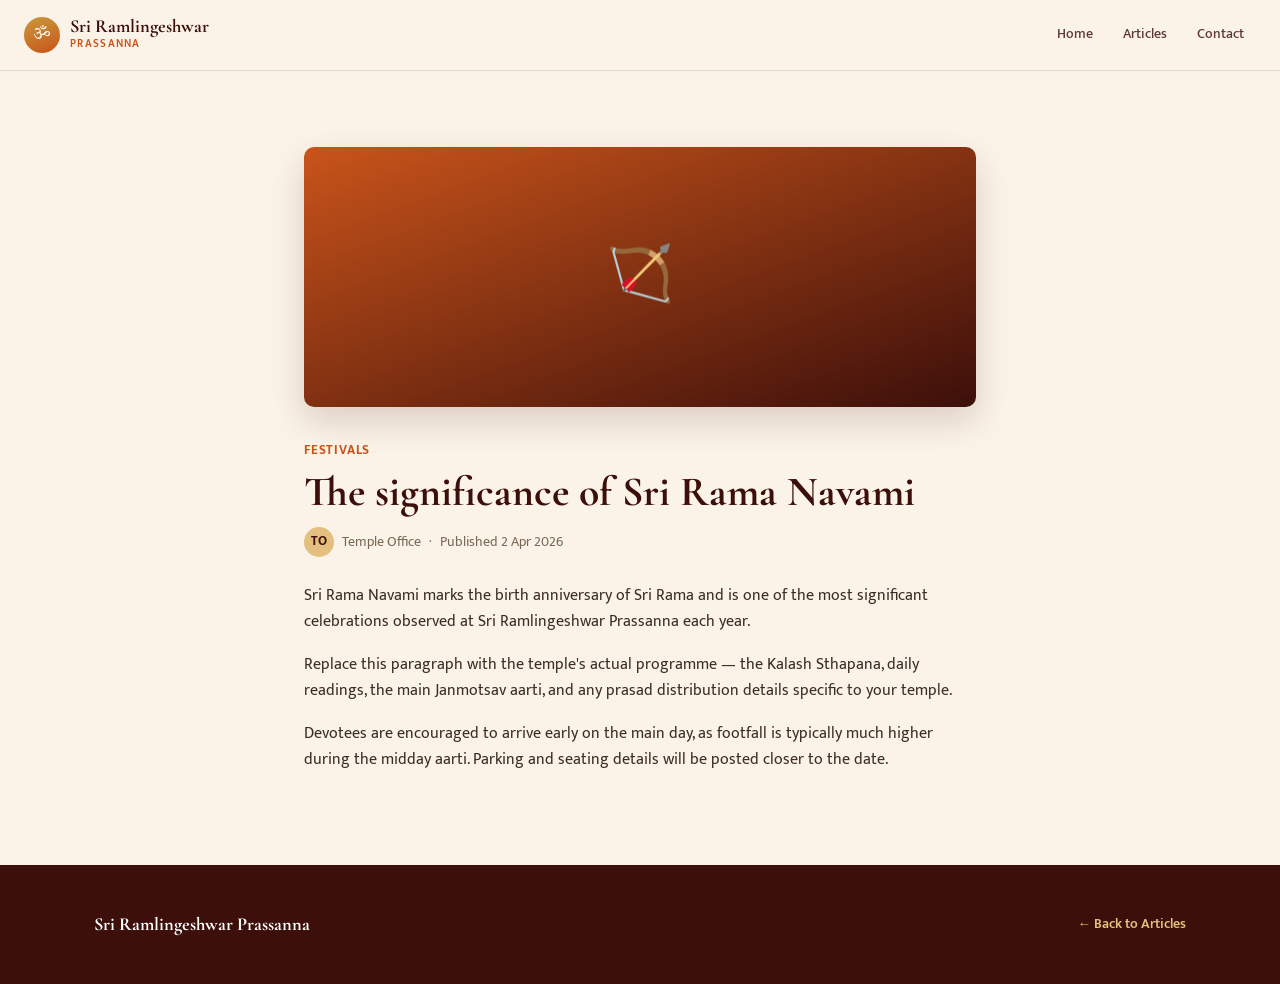
<file: articles/rama-navami.html>
<!doctype html><html lang="en"><head><meta charset="utf-8"><meta name="viewport" content="width=device-width,initial-scale=1"><title>The significance of Sri Rama Navami | Sri Ramlingeshwar Prassanna</title><link rel="stylesheet" href="../assets/style.css"></head><body>
<header class="site-header"><a class="brand" href="../index.html"><span class="brand-mark">ॐ</span><span><strong>Sri Ramlingeshwar</strong><small>Prassanna</small></span></a><nav class="nav static"><a href="../index.html">Home</a><a href="../articles.html">Articles</a><a href="../index.html#contact">Contact</a></nav></header>
<main><section class="section wrap article-detail">
  <div class="article-hero-art">🏹</div>
  <small style="color:var(--saffron-deep); font-weight:700; letter-spacing:0.06em;">FESTIVALS</small>
  <h1>The significance of Sri Rama Navami</h1>
  <div class="article-byline"><span class="avatar">TO</span><span>Temple Office</span><span>·</span><span>Published 2 Apr 2026</span></div>
  <p>Sri Rama Navami marks the birth anniversary of Sri Rama and is one of the most significant celebrations observed at Sri Ramlingeshwar Prassanna each year.</p>
  <p>Replace this paragraph with the temple's actual programme — the Kalash Sthapana, daily readings, the main Janmotsav aarti, and any prasad distribution details specific to your temple.</p>
  <p>Devotees are encouraged to arrive early on the main day, as footfall is typically much higher during the midday aarti. Parking and seating details will be posted closer to the date.</p>
</section></main>
<footer><div class="wrap footer-inner"><strong>Sri Ramlingeshwar Prassanna</strong><a href="../articles.html">← Back to Articles</a></div></footer>
</body></html>
</file>
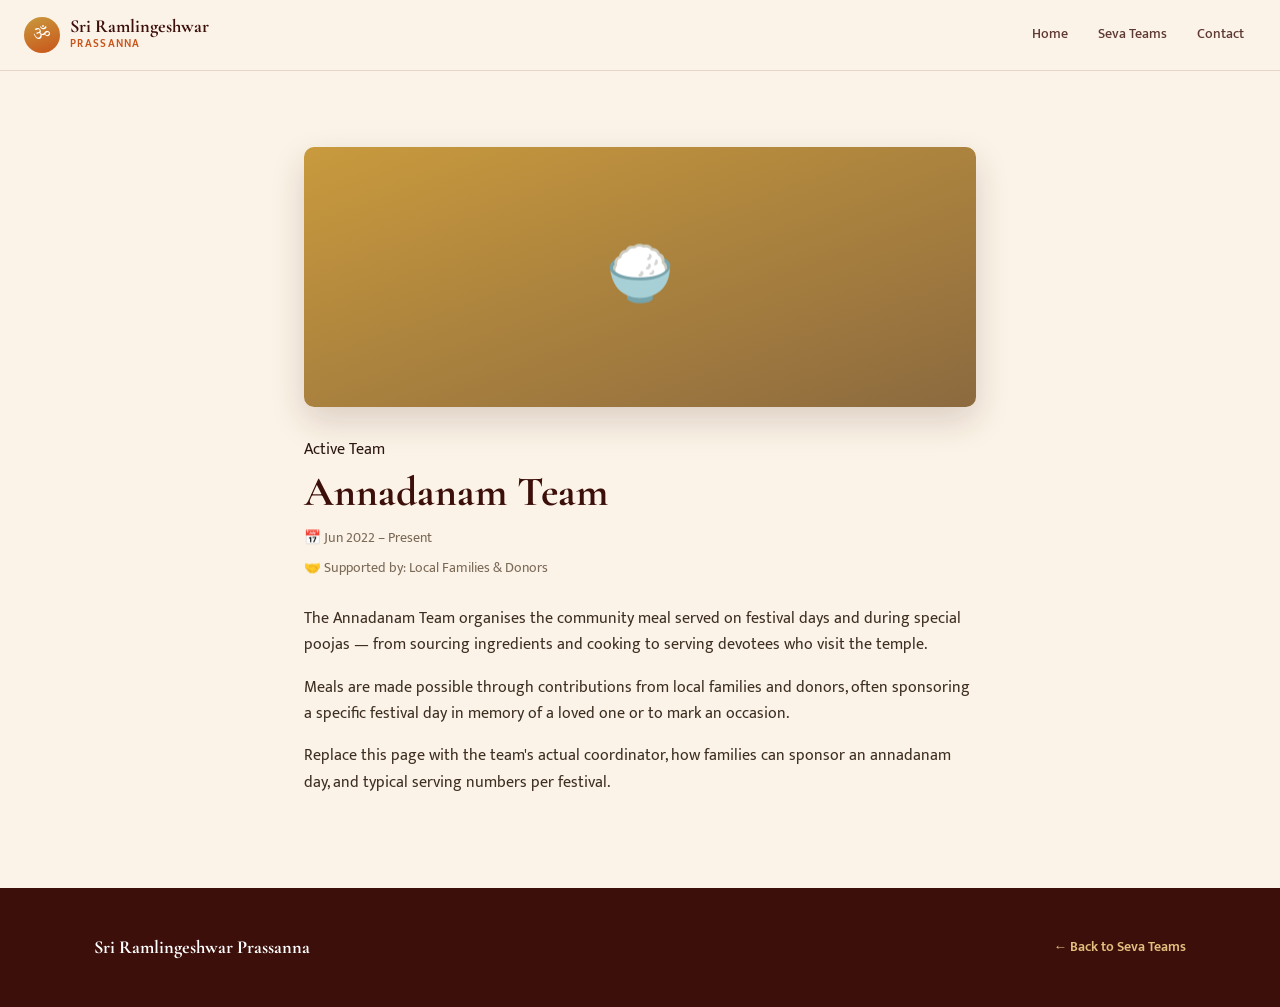
<file: teams/annadanam-team.html>
<!doctype html><html lang="en"><head><meta charset="utf-8"><meta name="viewport" content="width=device-width,initial-scale=1"><title>Annadanam Team | Sri Ramlingeshwar Prassanna</title><link rel="stylesheet" href="../assets/style.css"></head><body>
<header class="site-header"><a class="brand" href="../index.html"><span class="brand-mark">ॐ</span><span><strong>Sri Ramlingeshwar</strong><small>Prassanna</small></span></a><nav class="nav static"><a href="../index.html">Home</a><a href="../contributors.html">Seva Teams</a><a href="../index.html#contact">Contact</a></nav></header>

<main><section class="section wrap article-detail">
  <div class="article-hero-art" style="background:linear-gradient(160deg,#c99a3d,#8c6a3f);">🍚</div>
  <span class="role-tag">Active Team</span>
  <h1>Annadanam Team</h1>
  <div class="article-byline" style="margin-bottom:6px;"><span>📅 Jun 2022 – Present</span></div>
  <div class="article-byline" style="margin-bottom:26px;"><span>🤝 Supported by: Local Families & Donors</span></div>
  
        <p>The Annadanam Team organises the community meal served on festival days and during special poojas — from sourcing ingredients and cooking to serving devotees who visit the temple.</p>
        <p>Meals are made possible through contributions from local families and donors, often sponsoring a specific festival day in memory of a loved one or to mark an occasion.</p>
        <p>Replace this page with the team's actual coordinator, how families can sponsor an annadanam day, and typical serving numbers per festival.</p>
        
</section></main>

<footer><div class="wrap footer-inner"><strong>Sri Ramlingeshwar Prassanna</strong><a href="../contributors.html">← Back to Seva Teams</a></div></footer>
</body></html>
</file>
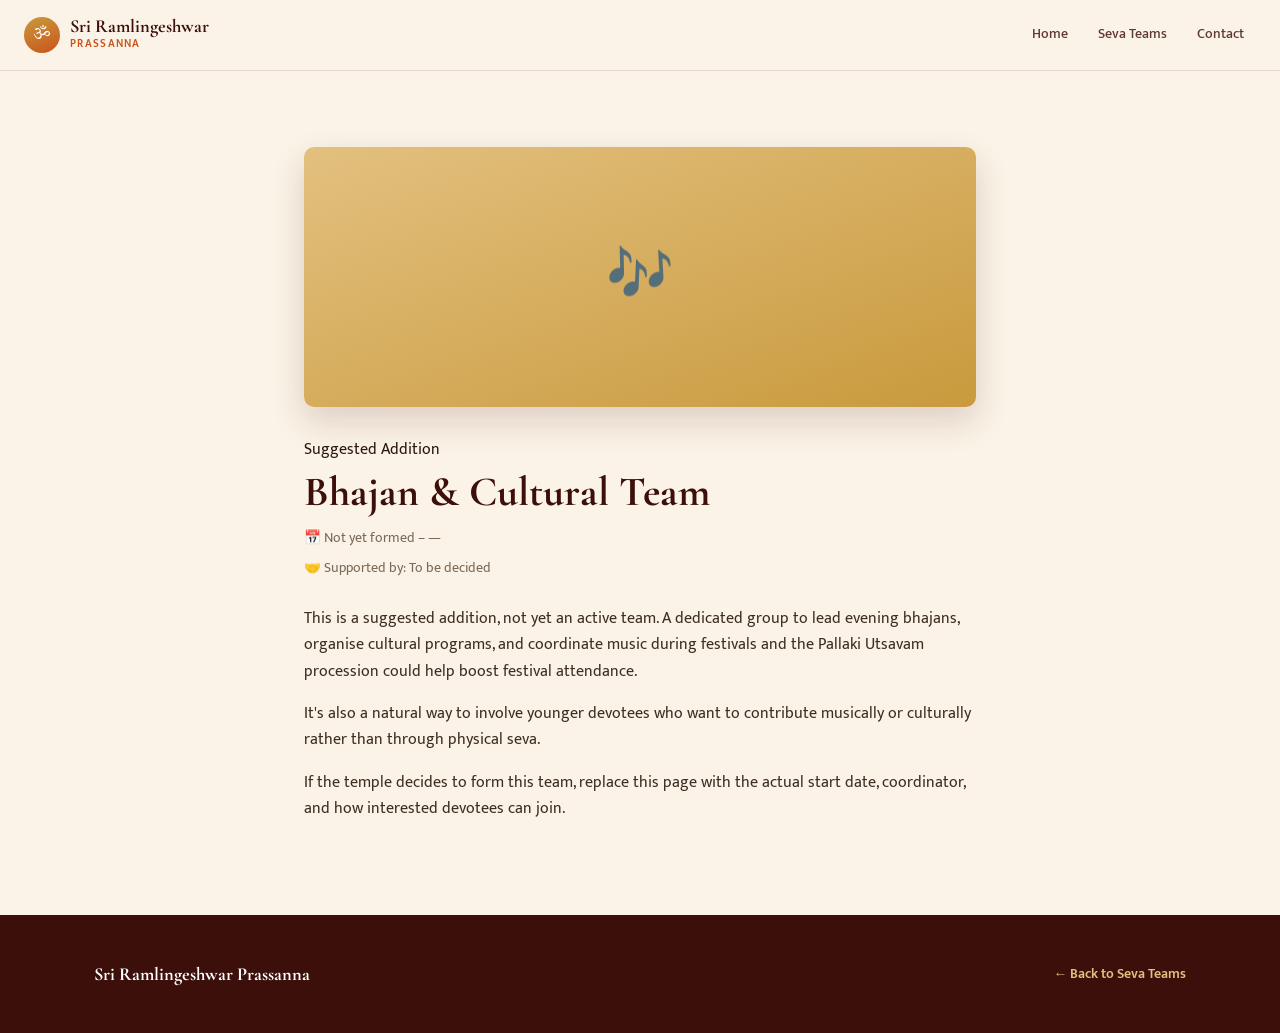
<file: teams/cultural-team.html>
<!doctype html><html lang="en"><head><meta charset="utf-8"><meta name="viewport" content="width=device-width,initial-scale=1"><title>Bhajan & Cultural Team | Sri Ramlingeshwar Prassanna</title><link rel="stylesheet" href="../assets/style.css"></head><body>
<header class="site-header"><a class="brand" href="../index.html"><span class="brand-mark">ॐ</span><span><strong>Sri Ramlingeshwar</strong><small>Prassanna</small></span></a><nav class="nav static"><a href="../index.html">Home</a><a href="../contributors.html">Seva Teams</a><a href="../index.html#contact">Contact</a></nav></header>

<main><section class="section wrap article-detail">
  <div class="article-hero-art" style="background:linear-gradient(160deg,#e3c07f,#c99a3d);">🎶</div>
  <span class="role-tag">Suggested Addition</span>
  <h1>Bhajan & Cultural Team</h1>
  <div class="article-byline" style="margin-bottom:6px;"><span>📅 Not yet formed – —</span></div>
  <div class="article-byline" style="margin-bottom:26px;"><span>🤝 Supported by: To be decided</span></div>
  
        <p>This is a suggested addition, not yet an active team. A dedicated group to lead evening bhajans, organise cultural programs, and coordinate music during festivals and the Pallaki Utsavam procession could help boost festival attendance.</p>
        <p>It's also a natural way to involve younger devotees who want to contribute musically or culturally rather than through physical seva.</p>
        <p>If the temple decides to form this team, replace this page with the actual start date, coordinator, and how interested devotees can join.</p>
        
</section></main>

<footer><div class="wrap footer-inner"><strong>Sri Ramlingeshwar Prassanna</strong><a href="../contributors.html">← Back to Seva Teams</a></div></footer>
</body></html>
</file>
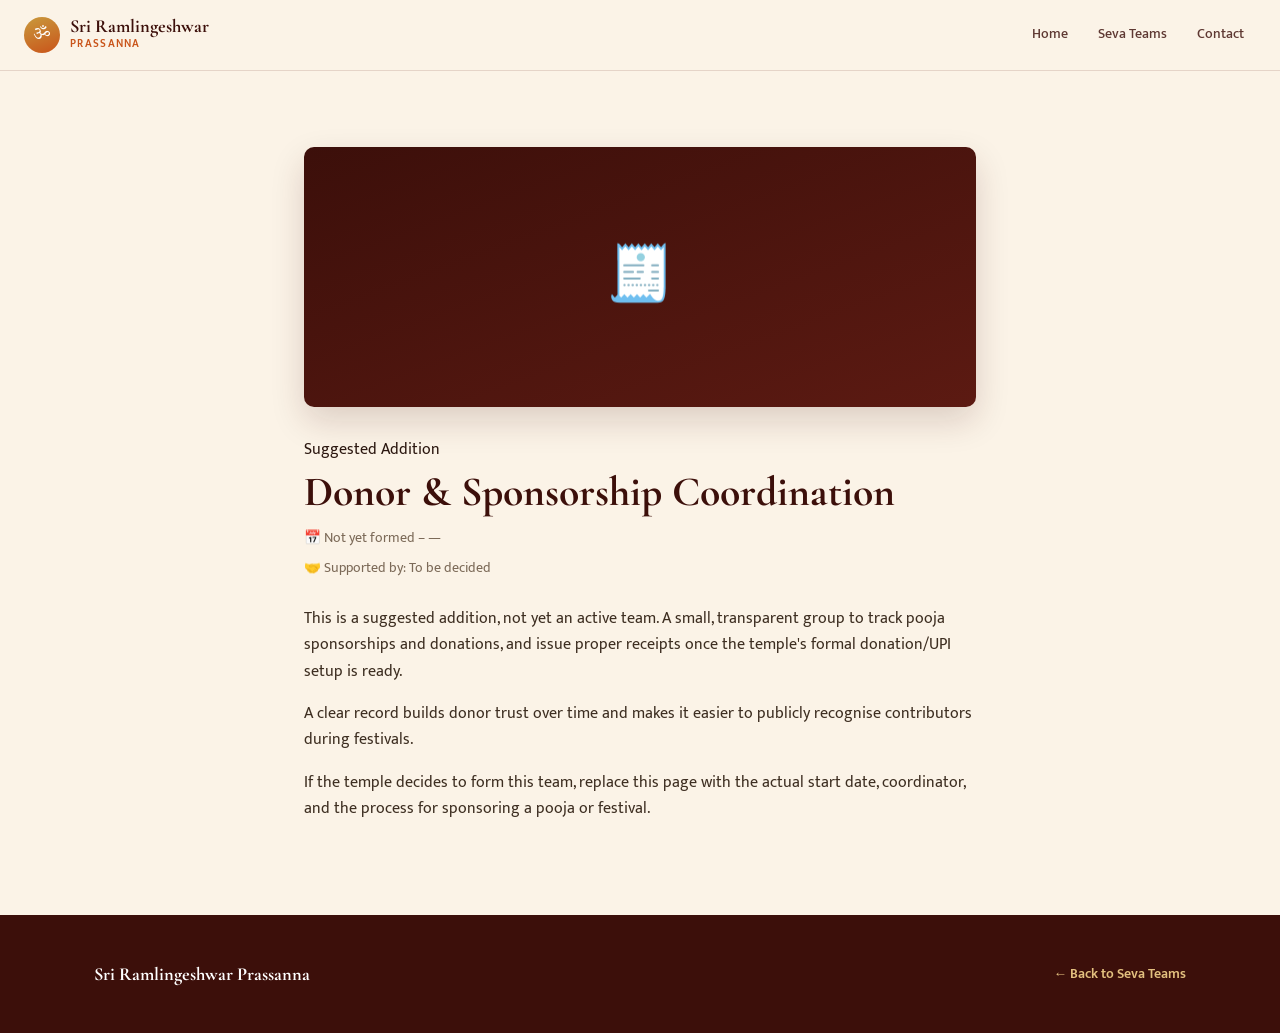
<file: teams/donor-team.html>
<!doctype html><html lang="en"><head><meta charset="utf-8"><meta name="viewport" content="width=device-width,initial-scale=1"><title>Donor & Sponsorship Coordination | Sri Ramlingeshwar Prassanna</title><link rel="stylesheet" href="../assets/style.css"></head><body>
<header class="site-header"><a class="brand" href="../index.html"><span class="brand-mark">ॐ</span><span><strong>Sri Ramlingeshwar</strong><small>Prassanna</small></span></a><nav class="nav static"><a href="../index.html">Home</a><a href="../contributors.html">Seva Teams</a><a href="../index.html#contact">Contact</a></nav></header>

<main><section class="section wrap article-detail">
  <div class="article-hero-art" style="background:linear-gradient(160deg,#3c0f0a,#5c1a12);">🧾</div>
  <span class="role-tag">Suggested Addition</span>
  <h1>Donor & Sponsorship Coordination</h1>
  <div class="article-byline" style="margin-bottom:6px;"><span>📅 Not yet formed – —</span></div>
  <div class="article-byline" style="margin-bottom:26px;"><span>🤝 Supported by: To be decided</span></div>
  
        <p>This is a suggested addition, not yet an active team. A small, transparent group to track pooja sponsorships and donations, and issue proper receipts once the temple's formal donation/UPI setup is ready.</p>
        <p>A clear record builds donor trust over time and makes it easier to publicly recognise contributors during festivals.</p>
        <p>If the temple decides to form this team, replace this page with the actual start date, coordinator, and the process for sponsoring a pooja or festival.</p>
        
</section></main>

<footer><div class="wrap footer-inner"><strong>Sri Ramlingeshwar Prassanna</strong><a href="../contributors.html">← Back to Seva Teams</a></div></footer>
</body></html>
</file>
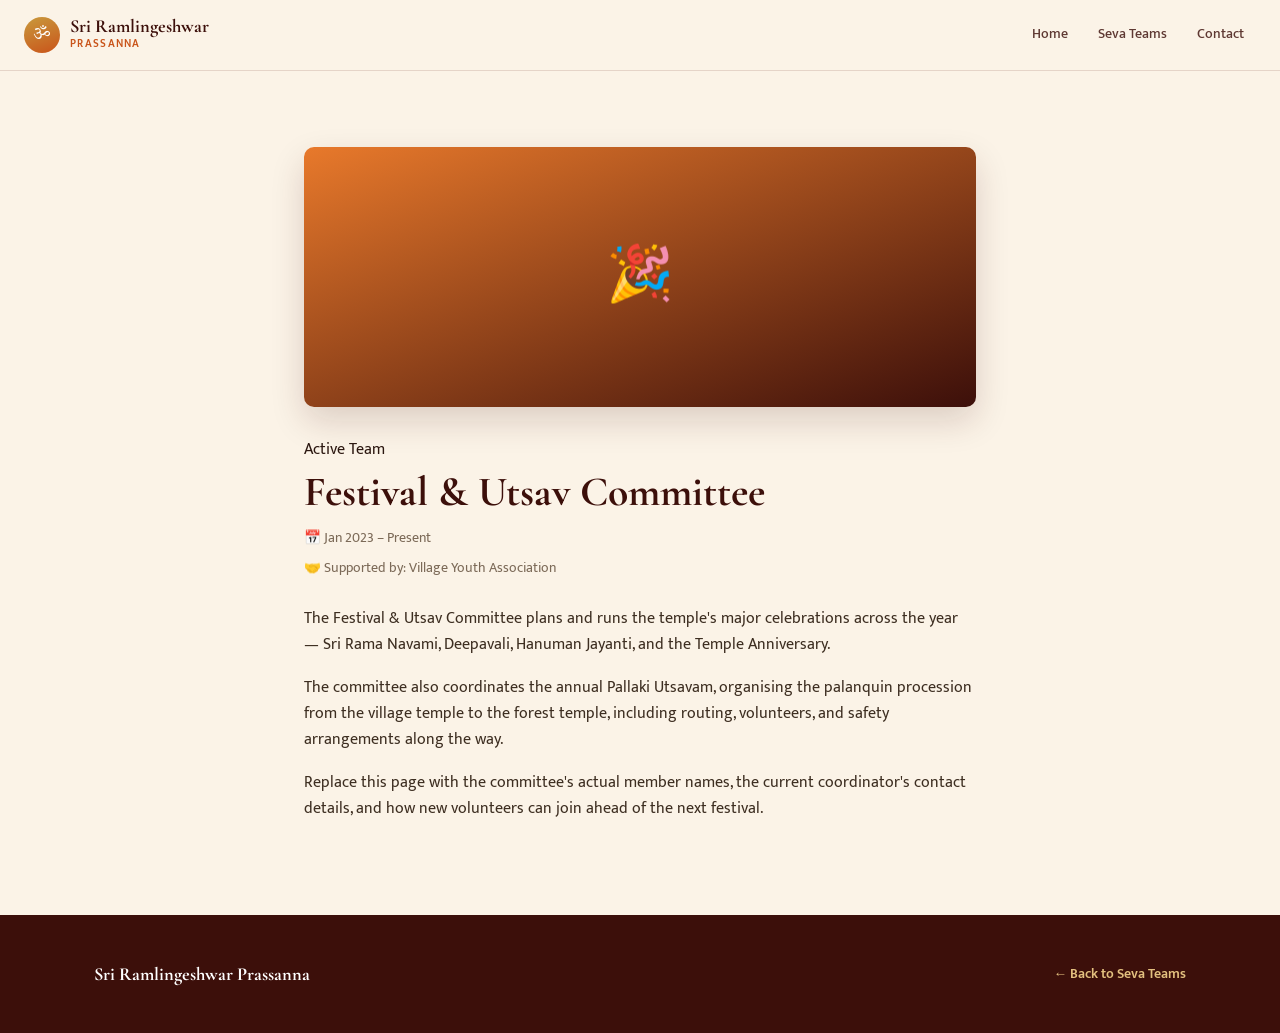
<file: teams/festival-committee.html>
<!doctype html><html lang="en"><head><meta charset="utf-8"><meta name="viewport" content="width=device-width,initial-scale=1"><title>Festival & Utsav Committee | Sri Ramlingeshwar Prassanna</title><link rel="stylesheet" href="../assets/style.css"></head><body>
<header class="site-header"><a class="brand" href="../index.html"><span class="brand-mark">ॐ</span><span><strong>Sri Ramlingeshwar</strong><small>Prassanna</small></span></a><nav class="nav static"><a href="../index.html">Home</a><a href="../contributors.html">Seva Teams</a><a href="../index.html#contact">Contact</a></nav></header>

<main><section class="section wrap article-detail">
  <div class="article-hero-art" style="background:linear-gradient(160deg,#e8792b,#3c0f0a);">🎉</div>
  <span class="role-tag">Active Team</span>
  <h1>Festival & Utsav Committee</h1>
  <div class="article-byline" style="margin-bottom:6px;"><span>📅 Jan 2023 – Present</span></div>
  <div class="article-byline" style="margin-bottom:26px;"><span>🤝 Supported by: Village Youth Association</span></div>
  
        <p>The Festival & Utsav Committee plans and runs the temple's major celebrations across the year — Sri Rama Navami, Deepavali, Hanuman Jayanti, and the Temple Anniversary.</p>
        <p>The committee also coordinates the annual Pallaki Utsavam, organising the palanquin procession from the village temple to the forest temple, including routing, volunteers, and safety arrangements along the way.</p>
        <p>Replace this page with the committee's actual member names, the current coordinator's contact details, and how new volunteers can join ahead of the next festival.</p>
        
</section></main>

<footer><div class="wrap footer-inner"><strong>Sri Ramlingeshwar Prassanna</strong><a href="../contributors.html">← Back to Seva Teams</a></div></footer>
</body></html>
</file>
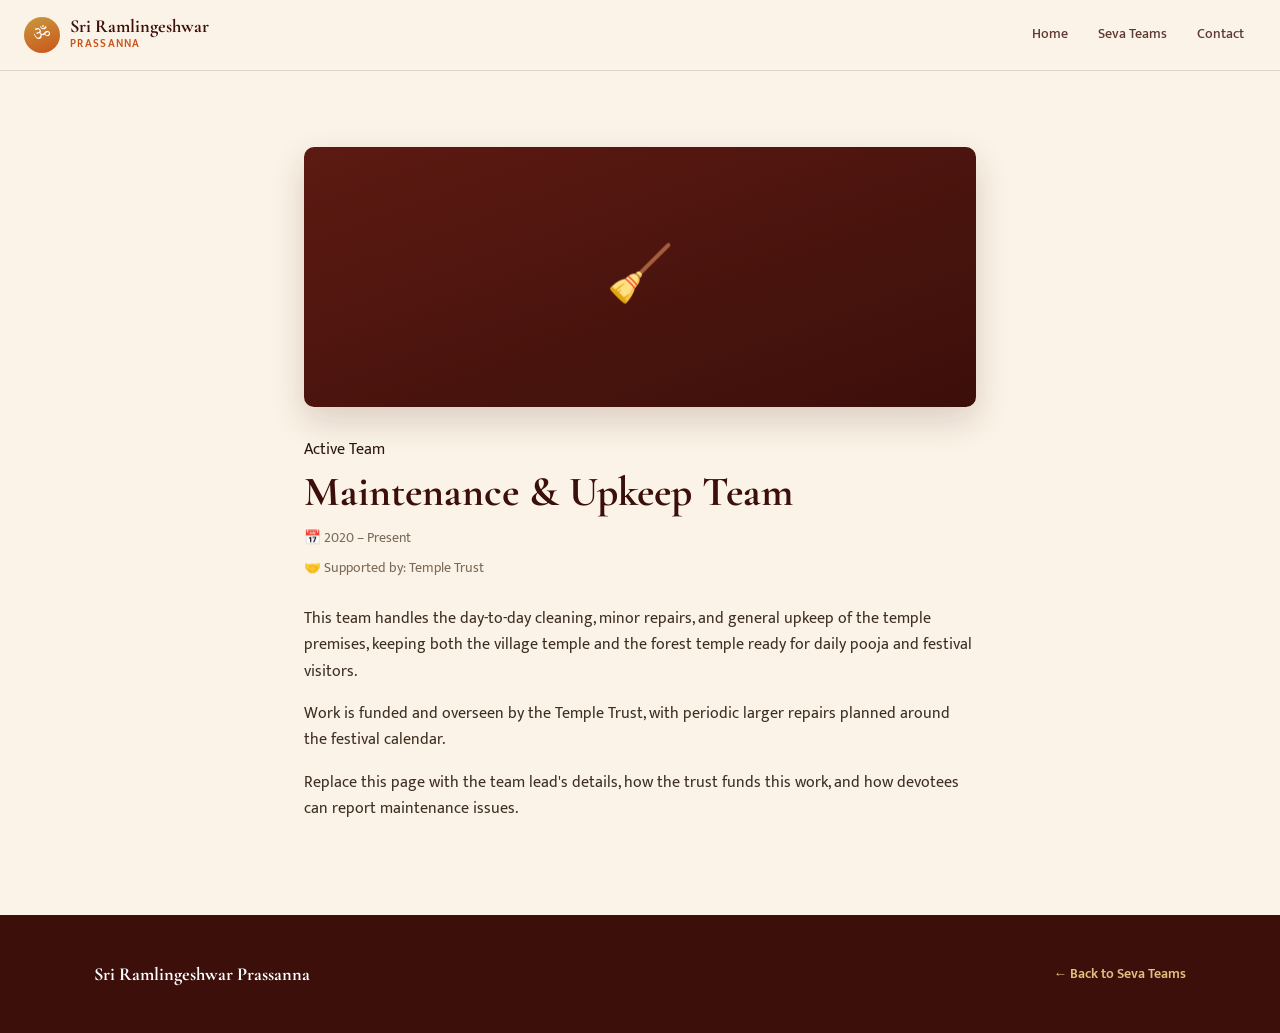
<file: teams/maintenance-team.html>
<!doctype html><html lang="en"><head><meta charset="utf-8"><meta name="viewport" content="width=device-width,initial-scale=1"><title>Maintenance & Upkeep Team | Sri Ramlingeshwar Prassanna</title><link rel="stylesheet" href="../assets/style.css"></head><body>
<header class="site-header"><a class="brand" href="../index.html"><span class="brand-mark">ॐ</span><span><strong>Sri Ramlingeshwar</strong><small>Prassanna</small></span></a><nav class="nav static"><a href="../index.html">Home</a><a href="../contributors.html">Seva Teams</a><a href="../index.html#contact">Contact</a></nav></header>

<main><section class="section wrap article-detail">
  <div class="article-hero-art" style="background:linear-gradient(160deg,#5c1a12,#3c0f0a);">🧹</div>
  <span class="role-tag">Active Team</span>
  <h1>Maintenance & Upkeep Team</h1>
  <div class="article-byline" style="margin-bottom:6px;"><span>📅 2020 – Present</span></div>
  <div class="article-byline" style="margin-bottom:26px;"><span>🤝 Supported by: Temple Trust</span></div>
  
        <p>This team handles the day-to-day cleaning, minor repairs, and general upkeep of the temple premises, keeping both the village temple and the forest temple ready for daily pooja and festival visitors.</p>
        <p>Work is funded and overseen by the Temple Trust, with periodic larger repairs planned around the festival calendar.</p>
        <p>Replace this page with the team lead's details, how the trust funds this work, and how devotees can report maintenance issues.</p>
        
</section></main>

<footer><div class="wrap footer-inner"><strong>Sri Ramlingeshwar Prassanna</strong><a href="../contributors.html">← Back to Seva Teams</a></div></footer>
</body></html>
</file>
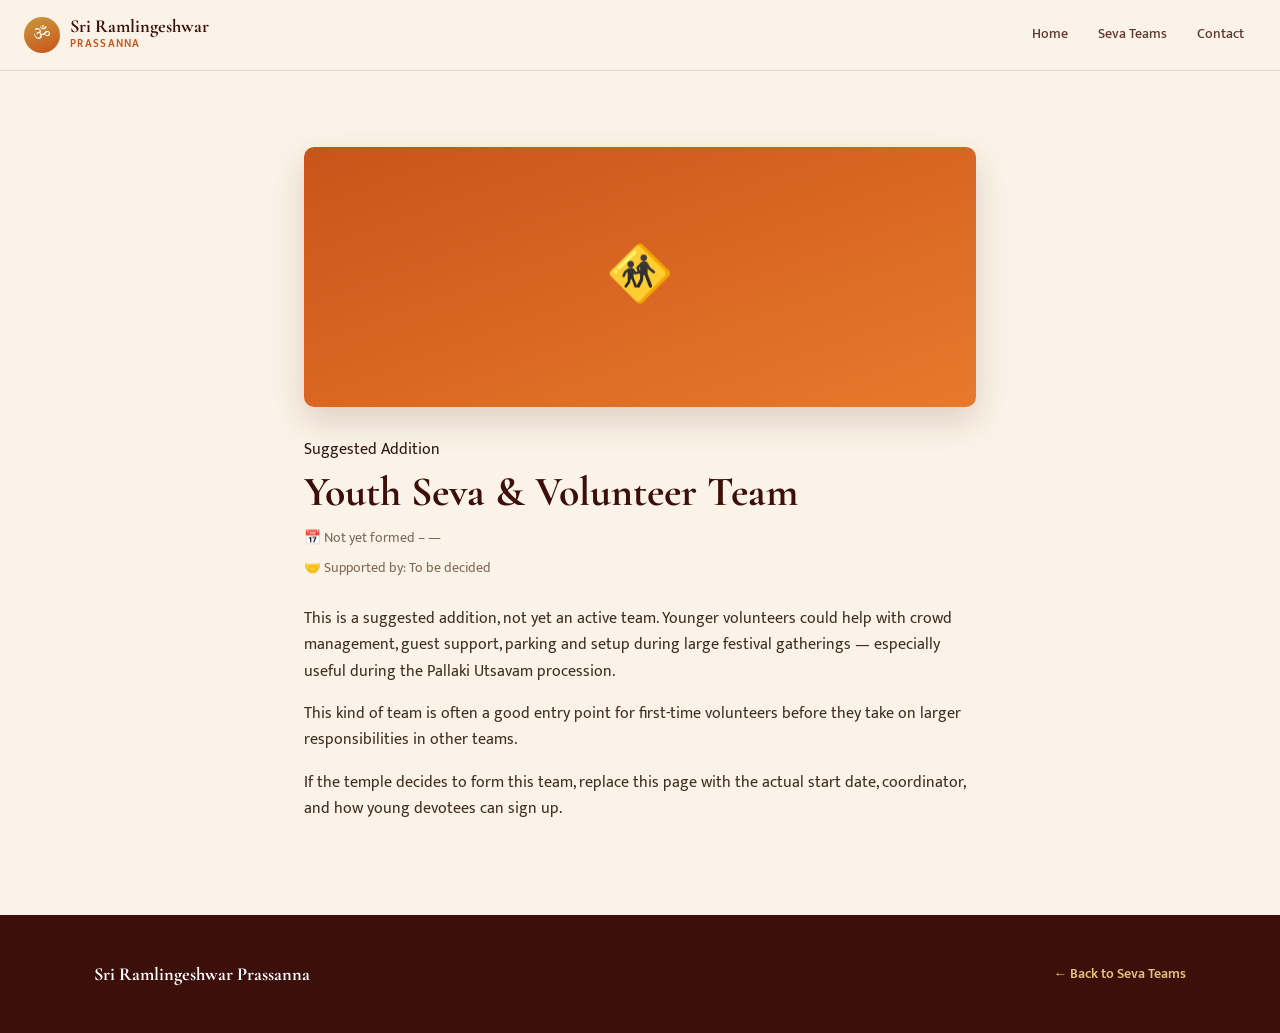
<file: teams/youth-team.html>
<!doctype html><html lang="en"><head><meta charset="utf-8"><meta name="viewport" content="width=device-width,initial-scale=1"><title>Youth Seva & Volunteer Team | Sri Ramlingeshwar Prassanna</title><link rel="stylesheet" href="../assets/style.css"></head><body>
<header class="site-header"><a class="brand" href="../index.html"><span class="brand-mark">ॐ</span><span><strong>Sri Ramlingeshwar</strong><small>Prassanna</small></span></a><nav class="nav static"><a href="../index.html">Home</a><a href="../contributors.html">Seva Teams</a><a href="../index.html#contact">Contact</a></nav></header>

<main><section class="section wrap article-detail">
  <div class="article-hero-art" style="background:linear-gradient(160deg,#c9541a,#e8792b);">🚸</div>
  <span class="role-tag">Suggested Addition</span>
  <h1>Youth Seva & Volunteer Team</h1>
  <div class="article-byline" style="margin-bottom:6px;"><span>📅 Not yet formed – —</span></div>
  <div class="article-byline" style="margin-bottom:26px;"><span>🤝 Supported by: To be decided</span></div>
  
        <p>This is a suggested addition, not yet an active team. Younger volunteers could help with crowd management, guest support, parking and setup during large festival gatherings — especially useful during the Pallaki Utsavam procession.</p>
        <p>This kind of team is often a good entry point for first-time volunteers before they take on larger responsibilities in other teams.</p>
        <p>If the temple decides to form this team, replace this page with the actual start date, coordinator, and how young devotees can sign up.</p>
        
</section></main>

<footer><div class="wrap footer-inner"><strong>Sri Ramlingeshwar Prassanna</strong><a href="../contributors.html">← Back to Seva Teams</a></div></footer>
</body></html>
</file>
<file: assets/style.css>
/* ===========================================================
   Sri Ramlingeshwar Prassanna — site stylesheet
   =========================================================== */
@import url('https://fonts.googleapis.com/css2?family=Cormorant+Garamond:ital,wght@0,500;0,600;0,700;1,500&family=Mukta:wght@400;500;600;700&family=Tiro+Devanagari+Hindi&family=Noto+Sans+Kannada:wght@400;500;600;700&display=swap');

:root{
  --cream:#fbf3e7;
  --cream-soft:#f3e6d2;
  --paper:#fffdf8;
  --maroon:#5c1a12;
  --maroon-dark:#3c0f0a;
  --saffron:#e8792b;
  --saffron-deep:#c9541a;
  --gold:#c99a3d;
  --gold-soft:#e3c07f;
  --ink:#2b1710;
  --muted:#7c6a58;
  --line: rgba(92,26,18,0.14);
  --shadow: 0 14px 34px rgba(60,15,10,0.16);
  --shadow-lg: 0 26px 60px rgba(60,15,10,0.22);
  --radius: 10px;
  --gutter: 24px;
}
@media(max-width:640px){ :root{ --gutter: 18px; } }
*{box-sizing:border-box; margin:0; padding:0;}
html{scroll-behavior:smooth;}
body{
  background:var(--cream);
  color:var(--ink);
  font-family:'Mukta', sans-serif;
  line-height:1.65;
  -webkit-font-smoothing:antialiased;
}
h1,h2,h3{ font-family:'Cormorant Garamond', serif; font-weight:700; color:var(--maroon-dark); line-height:1.15; }
a{ color:inherit; text-decoration:none; }
img{ max-width:100%; display:block; }
ul{ list-style:none; }
.wrap{ max-width:1140px; margin:0 auto; padding:0 var(--gutter); }
.eyebrow{ font-family:'Mukta',sans-serif; font-size:0.74rem; letter-spacing:0.18em; text-transform:uppercase; color:var(--saffron-deep); font-weight:700; margin-bottom:10px; }
.muted{ color:var(--muted); }
.text-link{ color:var(--saffron-deep); font-weight:600; text-decoration:none; }
.text-link:hover{ text-decoration:underline; }
section{ scroll-margin-top:78px; }

/* ---------- BUTTONS ---------- */
.btn{ display:inline-flex; align-items:center; gap:8px; padding:13px 26px; border-radius:30px; font-weight:600; font-size:0.92rem; transition:transform .2s, box-shadow .2s, background .2s; cursor:pointer; border:1px solid transparent; }
.btn.primary{ background:var(--saffron-deep); color:#fff; box-shadow:var(--shadow); }
.btn.primary:hover{ transform:translateY(-2px); }
.btn.ghost{ border-color:rgba(255,255,255,0.55); color:#fff; }
.btn.ghost:hover{ border-color:var(--gold-soft); color:var(--gold-soft); }
.btn.light{ background:#fff; color:var(--maroon-dark); }
.btn.light:hover{ transform:translateY(-2px); }
.btn.small{ padding:9px 18px; font-size:0.82rem; background:var(--cream-soft); color:var(--maroon-dark); }
.btn.small:hover{ background:var(--gold-soft); }
.btn.whatsapp{ background:#25D366; color:#fff; }
.btn.whatsapp:hover{ transform:translateY(-2px); box-shadow:var(--shadow); }

/* ---------- HEADER / NAV ---------- */
.site-header{ position:sticky; top:0; z-index:60; display:flex; align-items:center; justify-content:space-between; padding:14px var(--gutter); background:rgba(251,243,231,0.94); backdrop-filter:blur(8px); border-bottom:1px solid var(--line); }
.brand{ display:flex; align-items:center; gap:10px; }
.brand-mark{ width:36px; height:36px; border-radius:50%; background:linear-gradient(160deg,var(--gold),var(--saffron-deep)); color:#fff; display:flex; align-items:center; justify-content:center; font-family:'Tiro Devanagari Hindi',serif; font-size:1.15rem; flex:none; }
.brand strong{ display:block; font-family:'Cormorant Garamond',serif; font-size:1.15rem; color:var(--maroon-dark); line-height:1.1; }
.brand small{ display:block; font-size:0.68rem; letter-spacing:0.12em; text-transform:uppercase; color:var(--saffron-deep); font-weight:600; }
.nav{ display:flex; align-items:center; gap:6px; }
.nav a{ padding:9px 12px; font-size:0.9rem; font-weight:500; color:var(--maroon-dark); border-radius:20px; opacity:0.82; transition:all .2s; }
.nav a:hover{ opacity:1; background:var(--cream-soft); }
.menu-btn{ display:none; background:none; border:none; font-size:1.5rem; color:var(--maroon-dark); cursor:pointer; }
@media(max-width:980px){
  .nav{ position:fixed; inset:64px 0 0 0; background:var(--paper); flex-direction:column; align-items:stretch; padding:20px; gap:4px; transform:translateX(100%); transition:transform .3s; overflow-y:auto; }
  .nav.open{ transform:translateX(0); }
  .nav a{ padding:14px 16px; border-bottom:1px solid var(--line); border-radius:0; }
  .menu-btn{ display:block; }
}

/* ---------- HERO (full width — background spans edge to edge, content stays constrained) ---------- */
.hero{ position:relative; overflow:hidden; width:100%; background:radial-gradient(120% 130% at 50% -10%, #6e2519 0%, var(--maroon-dark) 55%, #22090a 100%); color:#fff; }
.hero-pattern{ position:absolute; inset:0; background-image:radial-gradient(1.5px 1.5px at 12% 22%, rgba(227,192,127,0.5) 0, transparent 60%), radial-gradient(1.5px 1.5px at 82% 18%, rgba(227,192,127,0.4) 0, transparent 60%), radial-gradient(2px 2px at 60% 75%, rgba(227,192,127,0.3) 0, transparent 60%), radial-gradient(2px 2px at 30% 85%, rgba(227,192,127,0.3) 0, transparent 60%); pointer-events:none; }
.hero-inner{ position:relative; z-index:2; max-width:1180px; margin:0 auto; padding:76px var(--gutter) 0; display:grid; grid-template-columns:1.05fr 0.95fr; align-items:center; gap:20px; }
.hero-copy{ padding-bottom:60px; }
.hero .eyebrow{ color:var(--gold-soft); font-family:'Noto Sans Kannada','Tiro Devanagari Hindi',serif; letter-spacing:0.02em; font-size:1rem; text-transform:none; font-weight:500; }
.hero h1{ color:#fff; font-size:clamp(2.5rem,5.4vw,3.9rem); margin:14px 0 16px; }
.hero h1 em{ color:var(--gold-soft); font-style:italic; }
.hero-sub{ color:#e8d9c8; max-width:440px; margin-bottom:28px; font-size:1.03rem; }
.hero-actions{ display:flex; gap:14px; flex-wrap:wrap; }

.temple-art{ position:relative; z-index:2; display:flex; align-items:flex-end; justify-content:center; height:340px; padding-bottom:20px; }
.sun{ position:absolute; top:10px; left:50%; transform:translateX(-50%); width:120px; height:120px; border-radius:50%; background:radial-gradient(circle, rgba(227,192,127,0.5), transparent 70%); }
.temple-glow{ position:absolute; bottom:0; left:50%; transform:translateX(-50%); width:320px; height:180px; background:radial-gradient(ellipse at bottom, rgba(227,192,127,0.28), transparent 70%); }
.temple{ position:relative; display:flex; flex-direction:column; align-items:center; }
.tower{ width:70px; height:70px; background:linear-gradient(160deg,var(--gold-soft),var(--saffron-deep)); border-radius:8px 8px 0 0; display:flex; flex-direction:column; align-items:center; justify-content:center; gap:2px; position:relative; }
.tower span{ font-size:1rem; margin-top:-6px; }
.tower b{ font-family:'Tiro Devanagari Hindi',serif; color:#fff; font-size:1.1rem; }
.roof{ background:var(--gold-soft); }
.roof.r1{ width:150px; height:26px; clip-path:polygon(50% 0, 100% 100%, 0 100%); margin-top:2px; }
.roof.r2{ width:210px; height:20px; background:var(--gold); clip-path:polygon(50% 0, 100% 100%, 0 100%); }
.pillars{ display:flex; gap:10px; background:#e9d9bd; padding:16px 18px 0; }
.pillars i{ width:10px; height:70px; background:linear-gradient(180deg,var(--gold-soft),var(--gold)); border-radius:2px; display:block; }
.door{ background:var(--maroon); color:var(--gold-soft); font-family:'Noto Sans Kannada','Tiro Devanagari Hindi',serif; font-size:0.85rem; text-align:center; padding:8px 20px; margin-top:-4px; border-radius:2px; }
.steps i{ display:block; height:8px; background:#d8c39a; }
.steps i:nth-child(1){ width:260px; }
.steps i:nth-child(2){ width:290px; }
.steps i:nth-child(3){ width:320px; }
@media(max-width:900px){ .hero-inner{ grid-template-columns:1fr; text-align:center; } .hero-actions{ justify-content:center; } .hero-sub{ margin-left:auto; margin-right:auto; } .temple-art{ height:260px; } }

/* ---------- INSIGHTS ---------- */
.insights{ display:grid; grid-template-columns:repeat(4,1fr); border-top:1px solid var(--line); border-bottom:1px solid var(--line); margin-top:0; }
.insights div{ padding:30px 20px; text-align:center; border-left:1px solid var(--line); }
.insights div:first-child{ border-left:none; }
.insights b{ display:block; font-family:'Cormorant Garamond',serif; font-size:2.3rem; color:var(--saffron-deep); }
.insights span{ display:block; margin-top:6px; font-size:0.78rem; letter-spacing:0.05em; text-transform:uppercase; color:var(--muted); }
@media(max-width:700px){ .insights{ grid-template-columns:1fr 1fr; } .insights div:nth-child(3){ border-left:none; } }

/* ---------- SECTIONS ---------- */
/* padding-top/bottom only (never shorthand) so this never fights .wrap's
   left/right padding when both classes land on the same element */
.section{ padding-top:76px; padding-bottom:76px; }
.section.soft{ background:var(--cream-soft); }
.section-head{ display:flex; align-items:flex-end; justify-content:space-between; gap:20px; flex-wrap:wrap; margin-bottom:36px; }
.section-head h2{ font-size:clamp(1.8rem,3.2vw,2.4rem); }
.today{ font-size:0.85rem; color:var(--muted); }

/* ---------- ABOUT ---------- */
.about{ display:grid; grid-template-columns:1.15fr 0.85fr; gap:50px; align-items:center; }
.section-copy p{ color:var(--muted); margin-bottom:14px; max-width:520px; }
.quote-card{ background:var(--maroon-dark); color:#fdf4e4; border-radius:var(--radius); padding:36px 30px; position:relative; box-shadow:var(--shadow); }
.quote-card span{ font-family:'Cormorant Garamond',serif; font-size:3rem; color:var(--gold-soft); line-height:1; }
.quote-card p{ font-family:'Cormorant Garamond',serif; font-style:italic; font-size:1.25rem; margin:10px 0 16px; }
.quote-card small{ color:var(--gold-soft); font-size:0.82rem; letter-spacing:0.04em; }
@media(max-width:820px){ .about{ grid-template-columns:1fr; } }

/* ---------- TIMINGS ---------- */
.timings{ display:grid; grid-template-columns:repeat(5,1fr); gap:14px; }
.timings article{ background:var(--paper); border:1px solid var(--line); border-radius:var(--radius); padding:22px 16px; text-align:center; box-shadow:var(--shadow); }
.timings article span{ display:block; font-family:'Mukta',sans-serif; font-weight:700; color:var(--saffron-deep); margin-bottom:8px; }
.timings article h3{ font-size:1.1rem; margin-bottom:6px; }
.timings article p{ font-size:0.85rem; color:var(--muted); }
@media(max-width:900px){ .timings{ grid-template-columns:repeat(2,1fr); } }
@media(max-width:520px){ .timings{ grid-template-columns:1fr; } }

/* ---------- CAROUSEL (shared by Festivals + Articles) ---------- */
/* Prev/next buttons are laid out as flex siblings of the track — not absolutely
   positioned over it — so they can never overlap card content. */
.carousel-wrap{ display:flex; align-items:center; gap:10px; }
.carousel{ flex:1; min-width:0; display:flex; gap:18px; overflow-x:auto; scroll-snap-type:x mandatory; padding:4px 4px 14px; scrollbar-width:none; -ms-overflow-style:none; justify-content:flex-start; }
.carousel.fits{ justify-content:center; }
.carousel::-webkit-scrollbar{ display:none; }
.carousel > *{ scroll-snap-align:start; flex:0 0 auto; }
.car-btn{ flex:none; width:44px; height:44px; border-radius:50%; background:var(--paper); border:1px solid var(--line); box-shadow:var(--shadow); display:flex; align-items:center; justify-content:center; color:var(--maroon-dark); cursor:pointer; transition:background .2s, transform .2s; }
.car-btn svg{ width:20px; height:20px; }
.car-btn:hover{ background:var(--gold-soft); transform:scale(1.06); }
.car-btn:active{ transform:scale(0.96); }
.car-btn.is-hidden{ visibility:hidden; }
@media(max-width:760px){ .car-btn{ display:none; } }

/* ---------- FESTIVALS (carousel) ---------- */
.festival{ background:var(--paper); border:1px solid var(--line); border-top:3px solid var(--saffron-deep); border-radius:var(--radius); padding:24px 20px; box-shadow:var(--shadow); width:270px; }
.festival-icon{ font-size:1.6rem; margin-bottom:12px; }
.festival small{ color:var(--saffron-deep); font-weight:700; font-size:0.72rem; letter-spacing:0.06em; }
.festival h3{ font-size:1.2rem; margin:8px 0; }
.festival p{ color:var(--muted); font-size:0.88rem; }
.festival .pallaki-note{ margin-top:10px; display:inline-flex; align-items:center; gap:6px; font-size:0.78rem; color:var(--maroon); background:var(--cream-soft); padding:5px 10px; border-radius:20px; font-weight:600; }

/* ---------- CONTRIBUTORS / TEAMS ---------- */
.contrib-grid{ display:grid; grid-template-columns:repeat(3,1fr); gap:20px; }
.contrib-card{ background:var(--paper); border:1px solid var(--line); border-radius:var(--radius); padding:26px 22px; box-shadow:var(--shadow); display:flex; flex-direction:column; }
.contrib-card .team-icon{ font-size:1.6rem; margin-bottom:12px; }
.contrib-card h3{ font-size:1.2rem; margin-bottom:6px; }
.contrib-card p{ color:var(--muted); font-size:0.88rem; margin-bottom:10px; flex:1; }
.contrib-card .supported-by{ font-size:0.78rem; color:var(--maroon); background:var(--cream-soft); display:inline-block; padding:5px 10px; border-radius:20px; font-weight:600; margin-bottom:12px; }
.contrib-card .text-link{ font-size:0.85rem; }
@media(max-width:960px){ .contrib-grid{ grid-template-columns:1fr 1fr; } }
@media(max-width:620px){ .contrib-grid{ grid-template-columns:1fr; } }

/* ---------- GALLERY (mosaic layout, image fills tile, caption overlaid) ---------- */
.gallery-section{ padding-top:76px; padding-bottom:76px; }
.gallery-grid{ display:grid; grid-template-columns:repeat(4,1fr); grid-auto-rows:150px; gap:14px; grid-auto-flow:dense; }
.gallery-grid.full-gallery{ grid-template-columns:repeat(3,1fr); grid-auto-rows:170px; }
/* mosaic pattern: first tile large, one more tall tile for rhythm */
.gallery-grid > .media-card:nth-child(1){ grid-column:span 2; grid-row:span 2; }
.gallery-grid > .media-card:nth-child(4){ grid-row:span 2; }
.gallery-grid.full-gallery > .media-card:nth-child(1){ grid-column:span 2; grid-row:span 2; }

.media-card{ background:none; border:none; padding:0; margin:0; cursor:pointer; text-align:left; display:block; width:100%; height:100%; border-radius:16px; overflow:hidden; position:relative; box-shadow:var(--shadow); transition:transform .3s ease, box-shadow .3s ease; }
.media-card:hover{ transform:translateY(-4px) scale(1.01); box-shadow:var(--shadow-lg); }
.media-card .art-image{ width:100%; height:100%; display:flex; align-items:center; justify-content:center; gap:4px; font-size:2rem; color:#fff; position:relative; }
.media-card .art-image b{ font-family:'Tiro Devanagari Hindi',serif; font-size:1rem; }
.temple-scene{ background:linear-gradient(160deg,var(--saffron-deep),var(--maroon-dark)); }
.aarti-scene{ background:linear-gradient(160deg,var(--gold),var(--saffron-deep)); }
.festival-scene{ background:linear-gradient(160deg,var(--maroon),var(--maroon-dark)); }
.ram-scene{ background:linear-gradient(160deg,var(--gold-soft),var(--gold)); }

/* gradient scrim + caption, always present at the bottom of every tile */
.media-card .art-image::before{ content:""; position:absolute; inset:0; background:linear-gradient(180deg, rgba(20,8,5,0) 45%, rgba(20,8,5,0.72) 100%); transition:opacity .25s; }
.media-card .caption{ position:absolute; left:14px; right:14px; bottom:12px; z-index:2; color:#fff; }
.media-card .caption strong{ display:block; font-size:0.95rem; font-weight:600; }
.media-card .caption small{ display:block; margin-top:2px; font-size:0.68rem; letter-spacing:0.06em; color:var(--gold-soft); font-weight:700; }
.media-card .badge{ position:absolute; top:12px; right:12px; z-index:2; width:36px; height:36px; border-radius:50%; background:rgba(255,255,255,0.94); color:var(--maroon-dark); display:flex; align-items:center; justify-content:center; font-size:1rem; box-shadow:0 6px 14px rgba(0,0,0,0.28); transition:transform .25s; }
.media-card:hover .badge{ transform:scale(1.08); }

@media(max-width:900px){
  .gallery-grid{ grid-template-columns:repeat(2,1fr); grid-auto-rows:150px; }
  .gallery-grid.full-gallery{ grid-template-columns:repeat(2,1fr); }
  .gallery-grid > .media-card:nth-child(1), .gallery-grid.full-gallery > .media-card:nth-child(1){ grid-column:span 2; grid-row:span 1; aspect-ratio:2/1; }
  .gallery-grid > .media-card:nth-child(4){ grid-row:span 1; }
}

/* ---------- ARTICLES ---------- */
/* .article-grid = homepage carousel; .article-list = full listing page (articles.html), stays a stacked list */
.article-list{ display:grid; gap:20px; }
.article-grid .article-card{ width:300px; }
.article-card{ background:var(--paper); border:1px solid var(--line); border-radius:var(--radius); overflow:hidden; box-shadow:var(--shadow); transition:transform .2s, box-shadow .2s; }
.article-card:hover{ transform:translateY(-4px); box-shadow:var(--shadow-lg); }
.article-art{ height:150px; background:linear-gradient(160deg,var(--saffron-deep),var(--maroon-dark)); display:flex; align-items:center; justify-content:center; font-size:2.2rem; }
.article-card > div:last-child{ padding:20px; }
.article-card small{ color:var(--saffron-deep); font-weight:700; font-size:0.72rem; letter-spacing:0.06em; }
.article-card h2, .article-card h3{ font-size:1.15rem; margin:8px 0; }
.article-card p{ color:var(--muted); font-size:0.88rem; margin-bottom:10px; }
.article-card span{ color:var(--saffron-deep); font-weight:600; font-size:0.85rem; }
.article-byline{ display:flex; align-items:center; gap:8px; font-size:0.76rem; color:var(--muted); margin:8px 0; }
.article-byline .avatar{ width:22px; height:22px; border-radius:50%; background:var(--gold-soft); display:flex; align-items:center; justify-content:center; font-size:0.7rem; color:var(--maroon-dark); font-weight:700; flex:none; }
.article-list .article-card{ display:flex; gap:0; align-items:stretch; }
.article-list .article-art{ width:150px; height:auto; flex:none; }
@media(max-width:620px){ .article-list .article-card{ flex-direction:column; } .article-list .article-art{ width:100%; height:120px; } }

/* article detail page */
.article-detail{ max-width:720px; margin:0 auto; }
.article-detail .article-hero-art{ height:260px; border-radius:var(--radius); background:linear-gradient(160deg,var(--saffron-deep),var(--maroon-dark)); display:flex; align-items:center; justify-content:center; font-size:3.4rem; margin-bottom:30px; box-shadow:var(--shadow); }
.article-detail h1{ font-size:clamp(2rem,4vw,2.6rem); margin:6px 0 10px; }
.article-detail .article-byline{ margin-bottom:26px; font-size:0.85rem; }
.article-detail .article-byline .avatar{ width:30px; height:30px; font-size:0.82rem; }
.article-detail p{ color:#3d2e21; margin-bottom:16px; font-size:1rem; }

/* ---------- POOJARI ---------- */
.priest{ display:flex; align-items:center; gap:34px; }
.priest-avatar{ width:110px; height:110px; border-radius:50%; background:linear-gradient(160deg,var(--gold-soft),var(--saffron-deep)); color:#fff; display:flex; align-items:center; justify-content:center; font-family:'Tiro Devanagari Hindi',serif; font-size:2rem; flex:none; box-shadow:var(--shadow); }
.priest-avatar.large{ width:150px; height:150px; font-size:2.6rem; }
.priest h3{ font-size:1.3rem; margin:4px 0 8px; }
.priest p{ color:var(--muted); max-width:520px; }
.priest .role-tag{ display:inline-block; font-size:0.75rem; font-weight:700; letter-spacing:0.06em; text-transform:uppercase; color:var(--saffron-deep); background:var(--cream-soft); padding:4px 12px; border-radius:20px; margin-bottom:8px; }
@media(max-width:600px){ .priest{ flex-direction:column; text-align:center; } }

.priest-history{ margin-top:20px; }
.priest-history table{ width:100%; border-collapse:collapse; }
.priest-history th{ text-align:left; font-size:0.72rem; text-transform:uppercase; letter-spacing:0.06em; color:var(--saffron-deep); padding:10px 14px; border-bottom:2px solid var(--line); }
.priest-history td{ padding:12px 14px; border-bottom:1px solid var(--line); font-size:0.92rem; }
.priest-history td.period{ color:var(--maroon); font-weight:600; white-space:nowrap; }
.priest-history tr.current td{ background:var(--cream-soft); font-weight:600; }

/* ---------- SUPPORT ---------- */
.support{ background:linear-gradient(160deg,var(--saffron-deep),var(--maroon-dark)); color:#fff; padding-top:60px; padding-bottom:60px; }
.support-inner{ display:flex; align-items:center; justify-content:space-between; gap:24px; flex-wrap:wrap; }
.support .eyebrow{ color:var(--gold-soft); }
.support h2{ color:#fff; font-size:clamp(1.7rem,3vw,2.2rem); }
.support p{ color:#f2ded0; max-width:520px; margin-top:8px; }

/* ---------- CONTACT ---------- */
.contact{ display:grid; grid-template-columns:1fr 1fr; gap:40px; }
.contact-box p{ margin-bottom:16px; color:var(--muted); }
.contact-box b{ color:var(--maroon-dark); display:block; margin-bottom:2px; }
@media(max-width:760px){ .contact{ grid-template-columns:1fr; } }

/* ---------- PAGE HERO (subpages) ---------- */
.page-hero{ text-align:center; padding:64px var(--gutter) 20px; max-width:700px; margin:0 auto; }
.page-hero p{ color:var(--muted); margin-top:10px; }
.nav.static{ display:flex; gap:6px; }
@media(max-width:700px){ .nav.static{ display:none; } }

/* ---------- FOOTER ---------- */
footer{ background:var(--maroon-dark); color:#e8d9c8; padding:44px var(--gutter); }
.footer-inner{ display:flex; align-items:center; justify-content:space-between; gap:16px; flex-wrap:wrap; }
footer strong{ color:#fff; font-family:'Cormorant Garamond',serif; font-size:1.15rem; }
footer p{ font-size:0.85rem; margin-top:4px; }
footer a{ color:var(--gold-soft); font-size:0.85rem; font-weight:600; }

/* ---------- MODAL (video + image) ---------- */
.modal{ position:fixed; inset:0; z-index:200; display:none; align-items:center; justify-content:center; }
.modal.open{ display:flex; }
.modal-backdrop{ position:absolute; inset:0; background:rgba(20,8,5,0.82); }
.modal-box{ position:relative; z-index:2; background:var(--paper); border-radius:12px; padding:20px; width:min(880px,92vw); max-height:88vh; overflow:auto; box-shadow:var(--shadow-lg); }
.modal-close{ position:absolute; top:10px; right:14px; background:none; border:none; font-size:1.6rem; color:var(--maroon-dark); cursor:pointer; line-height:1; }
.modal-box h3{ margin-bottom:14px; padding-right:30px; }
.video-frame{ position:relative; width:100%; aspect-ratio:16/9; border-radius:8px; overflow:hidden; background:#000; }
.video-frame iframe{ width:100%; height:100%; border:0; }
.image-frame{ width:100%; border-radius:8px; overflow:hidden; display:flex; align-items:center; justify-content:center; }
.image-frame .art-image{ width:100%; aspect-ratio:4/3; font-size:3.5rem; }

/* ---------- WHATSAPP FLOAT BUTTON ---------- */
.wa-float{ position:fixed; bottom:22px; right:22px; z-index:150; display:flex; align-items:center; gap:10px; background:#25D366; color:#fff; padding:14px 20px 14px 16px; border-radius:40px; box-shadow:0 12px 28px rgba(0,0,0,0.28); font-weight:700; font-size:0.9rem; text-decoration:none; }
.wa-float svg{ width:24px; height:24px; flex:none; }
.wa-float:hover{ transform:translateY(-2px); }
@media(max-width:600px){ .wa-float span{ display:none; } .wa-float{ padding:14px; border-radius:50%; } }
</file>
